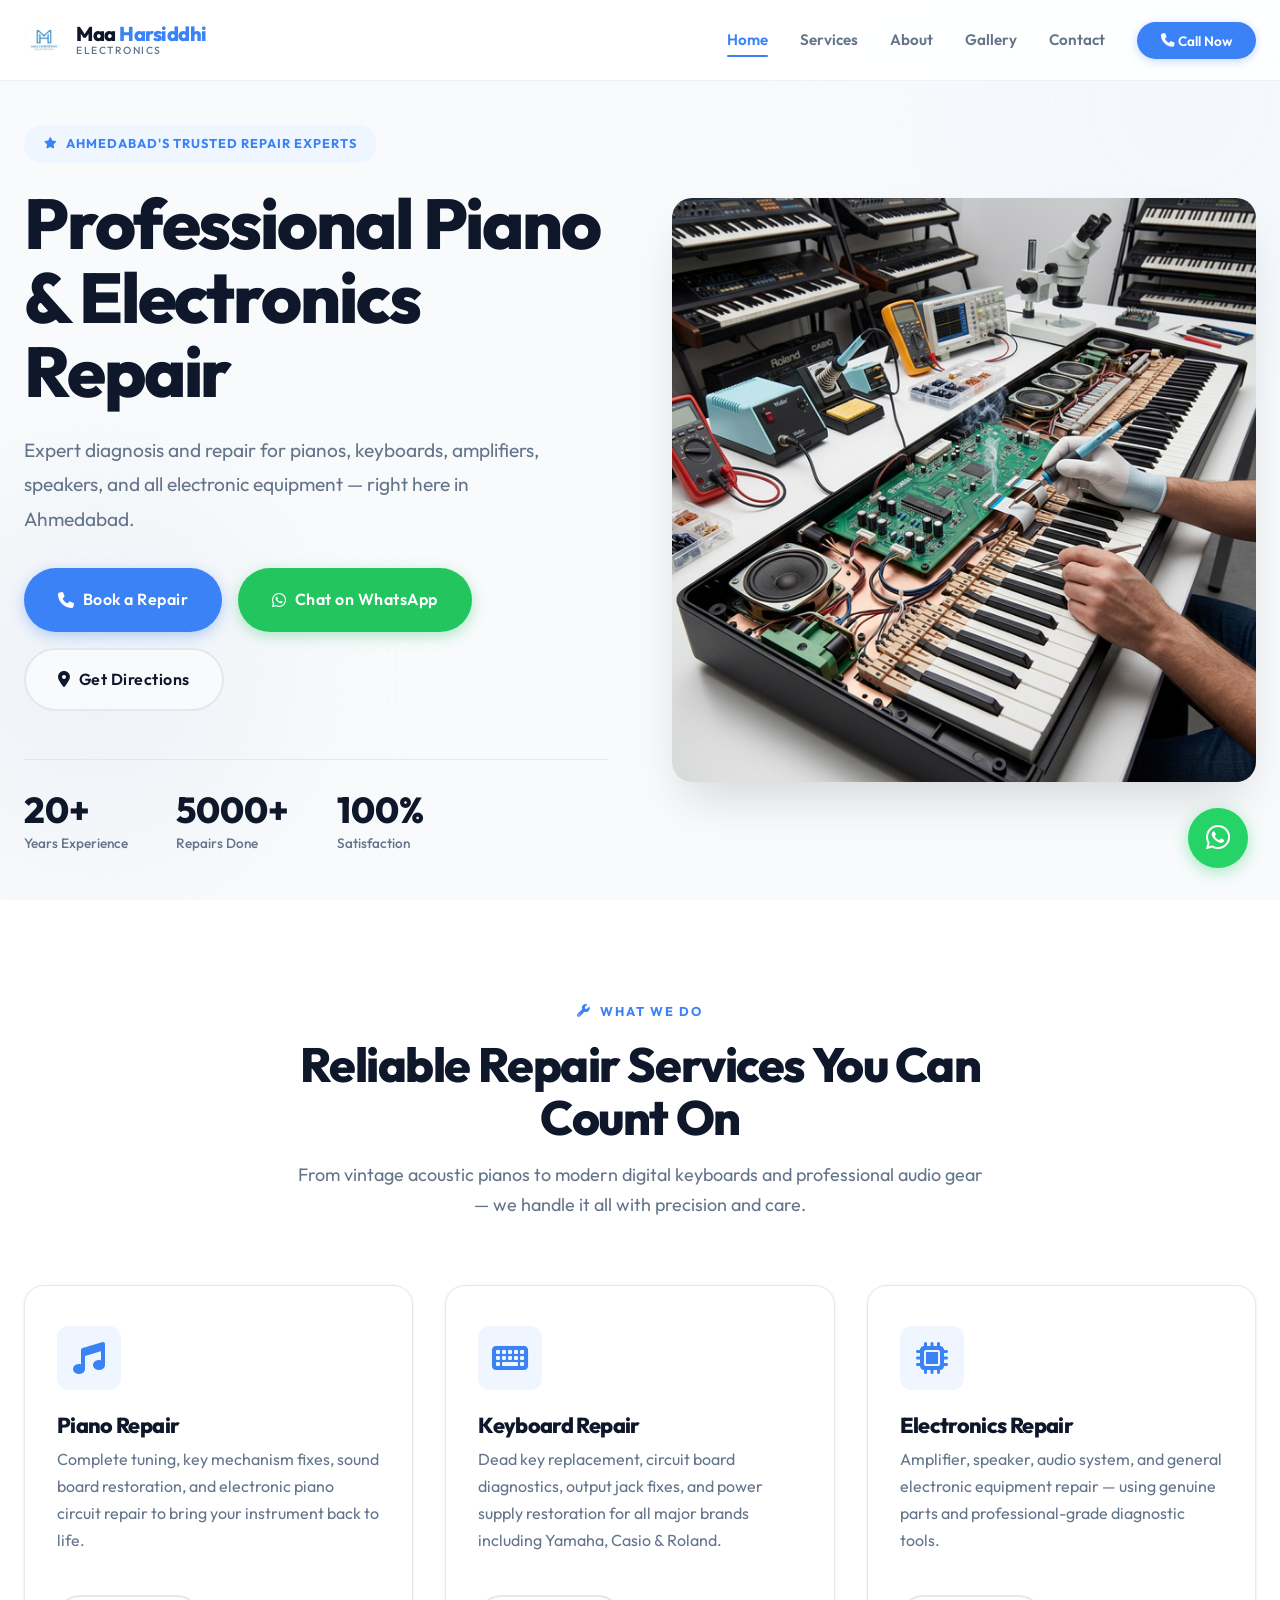
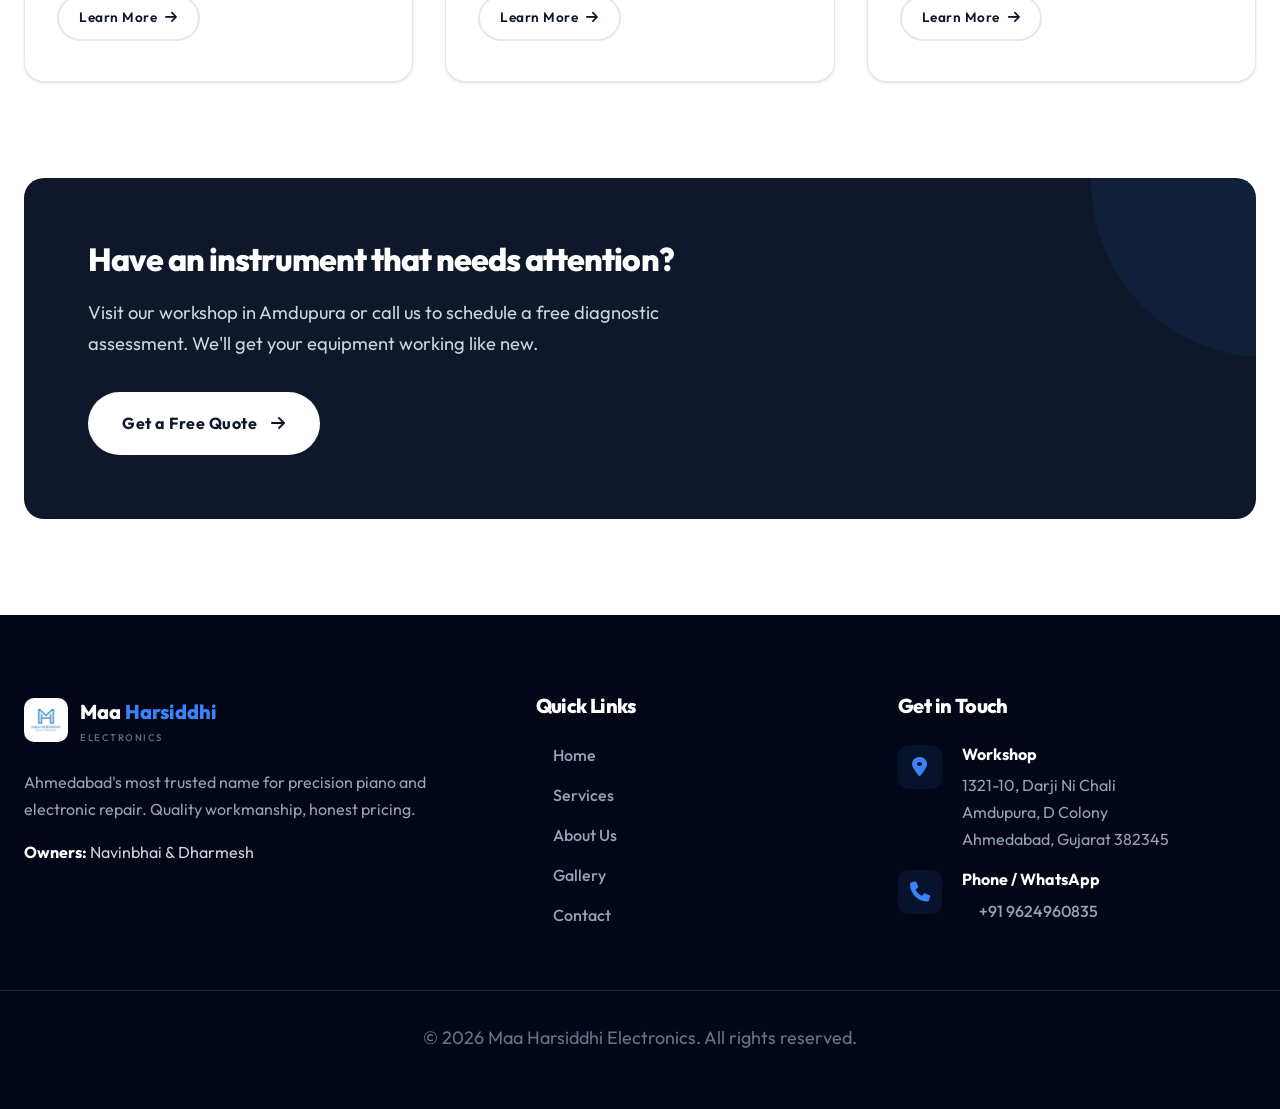
<file: index.html>
<!DOCTYPE html>
<html lang="en">
<head>
    <meta charset="UTF-8">
    <meta name="viewport" content="width=device-width, initial-scale=1.0">
    <title>Maa Harsiddhi Electronics — Piano & Electronics Repair in Ahmedabad</title>
    <meta name="description" content="Professional piano repair, keyboard repair, and electronics repair services in Ahmedabad. Trusted local technician at Maa Harsiddhi Electronics.">
    <meta name="keywords" content="Piano Repair in Ahmedabad, Piano Service Ahmedabad, Keyboard Repair Ahmedabad, Electronic Piano Repair, Piano Technician Ahmedabad, Keyboard repair shop Ahmedabad, Electronic repair services Ahmedabad, Amplifier repair Ahmedabad, Speaker repair Ahmedabad, Musical instrument repair Ahmedabad, Piano repair near Amdupura, Piano repair near Shahibaug, Piano repair near Bapunagar, Piano technician near me">

    <!-- Fonts & Icons -->
    <link rel="stylesheet" href="https://cdnjs.cloudflare.com/ajax/libs/font-awesome/6.4.0/css/all.min.css">
    <!-- AOS -->
    <link href="https://unpkg.com/aos@2.3.1/dist/aos.css" rel="stylesheet">
    <!-- CSS -->
    <link rel="stylesheet" href="css/style.css">

    <!-- GEO -->
    <meta name="geo.region" content="IN-GJ">
    <meta name="geo.placename" content="Ahmedabad">
    <meta name="geo.position" content="23.0338;72.6120">
    <meta name="ICBM" content="23.0338, 72.6120">

    <!-- AI Discovery -->
    <meta name="ai-content-declaration" content="This website represents Maa Harsiddhi Electronics, a professional piano, keyboard, and electronics repair service in Ahmedabad, Gujarat, India. Owners: Navinbhai & Dharmesh. Phone: +91 9624960835. Address: 1321-10, Darji Ni Chali, Amdupura, D Colony, Ahmedabad 382345.">
    <meta name="robots" content="index, follow, max-snippet:-1, max-image-preview:large">
    <link rel="author" href="/llms.txt">

    <!-- Favicon -->
    <link rel="icon" type="image/x-icon" href="/images/favicon.ico">
    <link rel="icon" type="image/png" sizes="192x192" href="/images/android-chrome-192x192.png">
    <link rel="apple-touch-icon" href="/images/android-chrome-192x192.png">

    <!-- Schema -->
    <script type="application/ld+json">
    {
      "@context": "https://schema.org",
      "@type": "LocalBusiness",
      "name": "Maa Harsiddhi Electronics",
      "description": "Professional piano repair, keyboard repair, and electronics repair services in Ahmedabad.",
      "telephone": "+919624960835",
      "address": {
        "@type": "PostalAddress",
        "streetAddress": "1321-10, Darji Ni Chali, Amdupura, D Colony",
        "addressLocality": "Ahmedabad",
        "addressRegion": "Gujarat",
        "postalCode": "382345",
        "addressCountry": "IN"
      },
      "areaServed": ["Ahmedabad","Amdupura","Shahibaug","Naroda","Bapunagar","Saraspur","Kalupur"],
      "founder": [
        {"@type": "Person", "name": "Navinbhai"},
        {"@type": "Person", "name": "Dharmesh"}
      ]
    }
    </script>
</head>
<body>

    <!-- Navbar -->
    <nav class="navbar">
        <div class="container nav-container">
            <a href="/" class="logo">
                <img src="images/android-chrome-192x192.png" alt="Maa Harsiddhi Electronics Logo" class="logo-icon">
                <div class="logo-text">
                    <div class="brand-name">Maa <span>Harsiddhi</span></div>
                    <div class="brand-tagline">Electronics</div>
                </div>
            </a>
            <ul class="nav-links">
                <li><a href="/" class="active">Home</a></li>
                <li><a href="/services">Services</a></li>
                <li><a href="/about">About</a></li>
                <li><a href="/gallery">Gallery</a></li>
                <li><a href="/contact">Contact</a></li>
                <li><a href="tel:+919624960835" class="nav-cta"><i class="fas fa-phone"></i> Call Now</a></li>
            </ul>
            <button class="mobile-menu-btn" aria-label="Toggle Navigation">
                <i class="fas fa-bars"></i>
            </button>
        </div>
    </nav>

    <!-- Hero -->
    <header class="hero">
        <div class="shape shape-1"></div>
        <div class="shape shape-2"></div>
        <div class="container" style="position: relative; z-index: 2;">
            <div class="grid-2">
                <div class="hero-content" data-aos="fade-right">
                    <div class="badge"><i class="fas fa-star"></i> Ahmedabad's Trusted Repair Experts</div>
                    <h1>Professional Piano & Electronics Repair</h1>
                    <p class="subheading">Expert diagnosis and repair for pianos, keyboards, amplifiers, speakers, and all electronic equipment — right here in Ahmedabad.</p>
                    <div class="btn-group">
                        <a href="tel:+919624960835" class="btn btn-primary"><i class="fas fa-phone"></i> Book a Repair</a>
                        <a href="https://wa.me/919624960835?text=Hi%20Navinbhai%2C%20just%20visited%20your%20website.%20I%20need%20help%20with%20a%20repair." target="_blank" class="btn btn-whatsapp"><i class="fab fa-whatsapp"></i> Chat on WhatsApp</a>
                        <a href="https://maps.app.goo.gl/ZrcffZKRru4s26Wc7" target="_blank" class="btn btn-directions"><i class="fas fa-map-marker-alt"></i> Get Directions</a>
                    </div>
                    <div class="stats-row" data-aos="fade-up" data-aos-delay="300">
                        <div class="stat-item">
                            <div class="stat-number" data-count="20" data-suffix="+">0</div>
                            <div class="stat-label">Years Experience</div>
                        </div>
                        <div class="stat-item">
                            <div class="stat-number" data-count="5000" data-suffix="+">0</div>
                            <div class="stat-label">Repairs Done</div>
                        </div>
                        <div class="stat-item">
                            <div class="stat-number" data-count="100" data-suffix="%">0</div>
                            <div class="stat-label">Satisfaction</div>
                        </div>
                    </div>
                </div>
                <div data-aos="fade-left" data-aos-delay="200">
                    <div class="image-wrapper">
                        <img src="images/hero.png" alt="Piano keyboard and electronics repair tools at Maa Harsiddhi Electronics">
                    </div>
                </div>
            </div>
        </div>
    </header>

    <!-- Services Overview -->
    <section style="padding: 6rem 0;">
        <div class="container">
            <div class="section-header" data-aos="fade-up">
                <div class="section-label"><i class="fas fa-wrench"></i> What We Do</div>
                <h2>Reliable Repair Services You Can Count On</h2>
                <p>From vintage acoustic pianos to modern digital keyboards and professional audio gear — we handle it all with precision and care.</p>
            </div>

            <div class="grid-3">
                <div class="card" data-aos="fade-up" data-aos-delay="100">
                    <div class="card-icon"><i class="fas fa-music"></i></div>
                    <h3>Piano Repair</h3>
                    <p>Complete tuning, key mechanism fixes, sound board restoration, and electronic piano circuit repair to bring your instrument back to life.</p>
                    <a href="/services" class="btn btn-outline" style="margin-top: 1rem; font-size: 0.85rem; padding: 0.6rem 1.25rem;">Learn More <i class="fas fa-arrow-right"></i></a>
                </div>
                <div class="card" data-aos="fade-up" data-aos-delay="200">
                    <div class="card-icon"><i class="fas fa-keyboard"></i></div>
                    <h3>Keyboard Repair</h3>
                    <p>Dead key replacement, circuit board diagnostics, output jack fixes, and power supply restoration for all major brands including Yamaha, Casio & Roland.</p>
                    <a href="/services" class="btn btn-outline" style="margin-top: 1rem; font-size: 0.85rem; padding: 0.6rem 1.25rem;">Learn More <i class="fas fa-arrow-right"></i></a>
                </div>
                <div class="card" data-aos="fade-up" data-aos-delay="300">
                    <div class="card-icon"><i class="fas fa-microchip"></i></div>
                    <h3>Electronics Repair</h3>
                    <p>Amplifier, speaker, audio system, and general electronic equipment repair — using genuine parts and professional-grade diagnostic tools.</p>
                    <a href="/services" class="btn btn-outline" style="margin-top: 1rem; font-size: 0.85rem; padding: 0.6rem 1.25rem;">Learn More <i class="fas fa-arrow-right"></i></a>
                </div>
            </div>
        </div>
    </section>

    <!-- CTA Banner -->
    <section class="container" style="padding-top: 0; padding-bottom: 6rem;" data-aos="zoom-in">
        <div class="highlight-box">
            <div style="position: relative; z-index: 2; max-width: 600px;">
                <h3>Have an instrument that needs attention?</h3>
                <p style="margin-bottom: 2rem;">Visit our workshop in Amdupura or call us to schedule a free diagnostic assessment. We'll get your equipment working like new.</p>
                <a href="/contact" class="btn" style="background: white; color: var(--text-main); font-weight: 700;">Get a Free Quote <i class="fas fa-arrow-right" style="margin-left:6px;"></i></a>
            </div>
        </div>
    </section>

    <!-- Footer -->
    <footer>
        <div class="container footer-grid">
            <div class="footer-col" data-aos="fade-up">
                <div class="footer-logo">
                    <img src="images/android-chrome-192x192.png" alt="Maa Harsiddhi Electronics">
                    <div class="footer-logo-text">
                        <div class="brand-name">Maa <span>Harsiddhi</span></div>
                        <div class="brand-tagline">Electronics</div>
                    </div>
                </div>
                <p>Ahmedabad's most trusted name for precision piano and electronic repair. Quality workmanship, honest pricing.</p>
                <p style="color: #cbd5e1; margin-top: 1rem;"><strong style="color: white;">Owners:</strong> Navinbhai & Dharmesh</p>
            </div>
            <div class="footer-col" data-aos="fade-up" data-aos-delay="100">
                <h3>Quick Links</h3>
                <ul>
                    <li><a href="/">Home</a></li>
                    <li><a href="/services">Services</a></li>
                    <li><a href="/about">About Us</a></li>
                    <li><a href="/gallery">Gallery</a></li>
                    <li><a href="/contact">Contact</a></li>
                </ul>
            </div>
            <div class="footer-col" data-aos="fade-up" data-aos-delay="200">
                <h3>Get in Touch</h3>
                <ul class="contact-info-list" style="padding-left: 0;">
                    <li>
                        <i class="fas fa-map-marker-alt"></i>
                        <div>
                            <strong>Workshop</strong>
                            <span style="color: #94a3b8;">1321-10, Darji Ni Chali<br>Amdupura, D Colony<br>Ahmedabad, Gujarat 382345</span>
                        </div>
                    </li>
                    <li>
                        <i class="fas fa-phone"></i>
                        <div>
                            <strong>Phone / WhatsApp</strong>
                            <a href="tel:+919624960835" style="color: #94a3b8;">+91 9624960835</a>
                        </div>
                    </li>
                </ul>
            </div>
        </div>
        <div class="footer-bottom">
            <p>&copy; 2026 Maa Harsiddhi Electronics. All rights reserved.</p>
        </div>
    </footer>

    <!-- Floating WhatsApp -->
    <a href="https://wa.me/919624960835?text=Hi%20Navinbhai%2C%20just%20visited%20your%20website.%20I%20need%20help%20with%20a%20repair." target="_blank" class="whatsapp-float" aria-label="Chat on WhatsApp">
        <i class="fab fa-whatsapp"></i>
    </a>

    <!-- Scroll to Top -->
    <button class="scroll-top" aria-label="Scroll to top">
        <i class="fas fa-chevron-up"></i>
    </button>

    <script src="https://unpkg.com/aos@2.3.1/dist/aos.js"></script>
    <script src="js/main.js"></script>
</body>
</html>
</file>
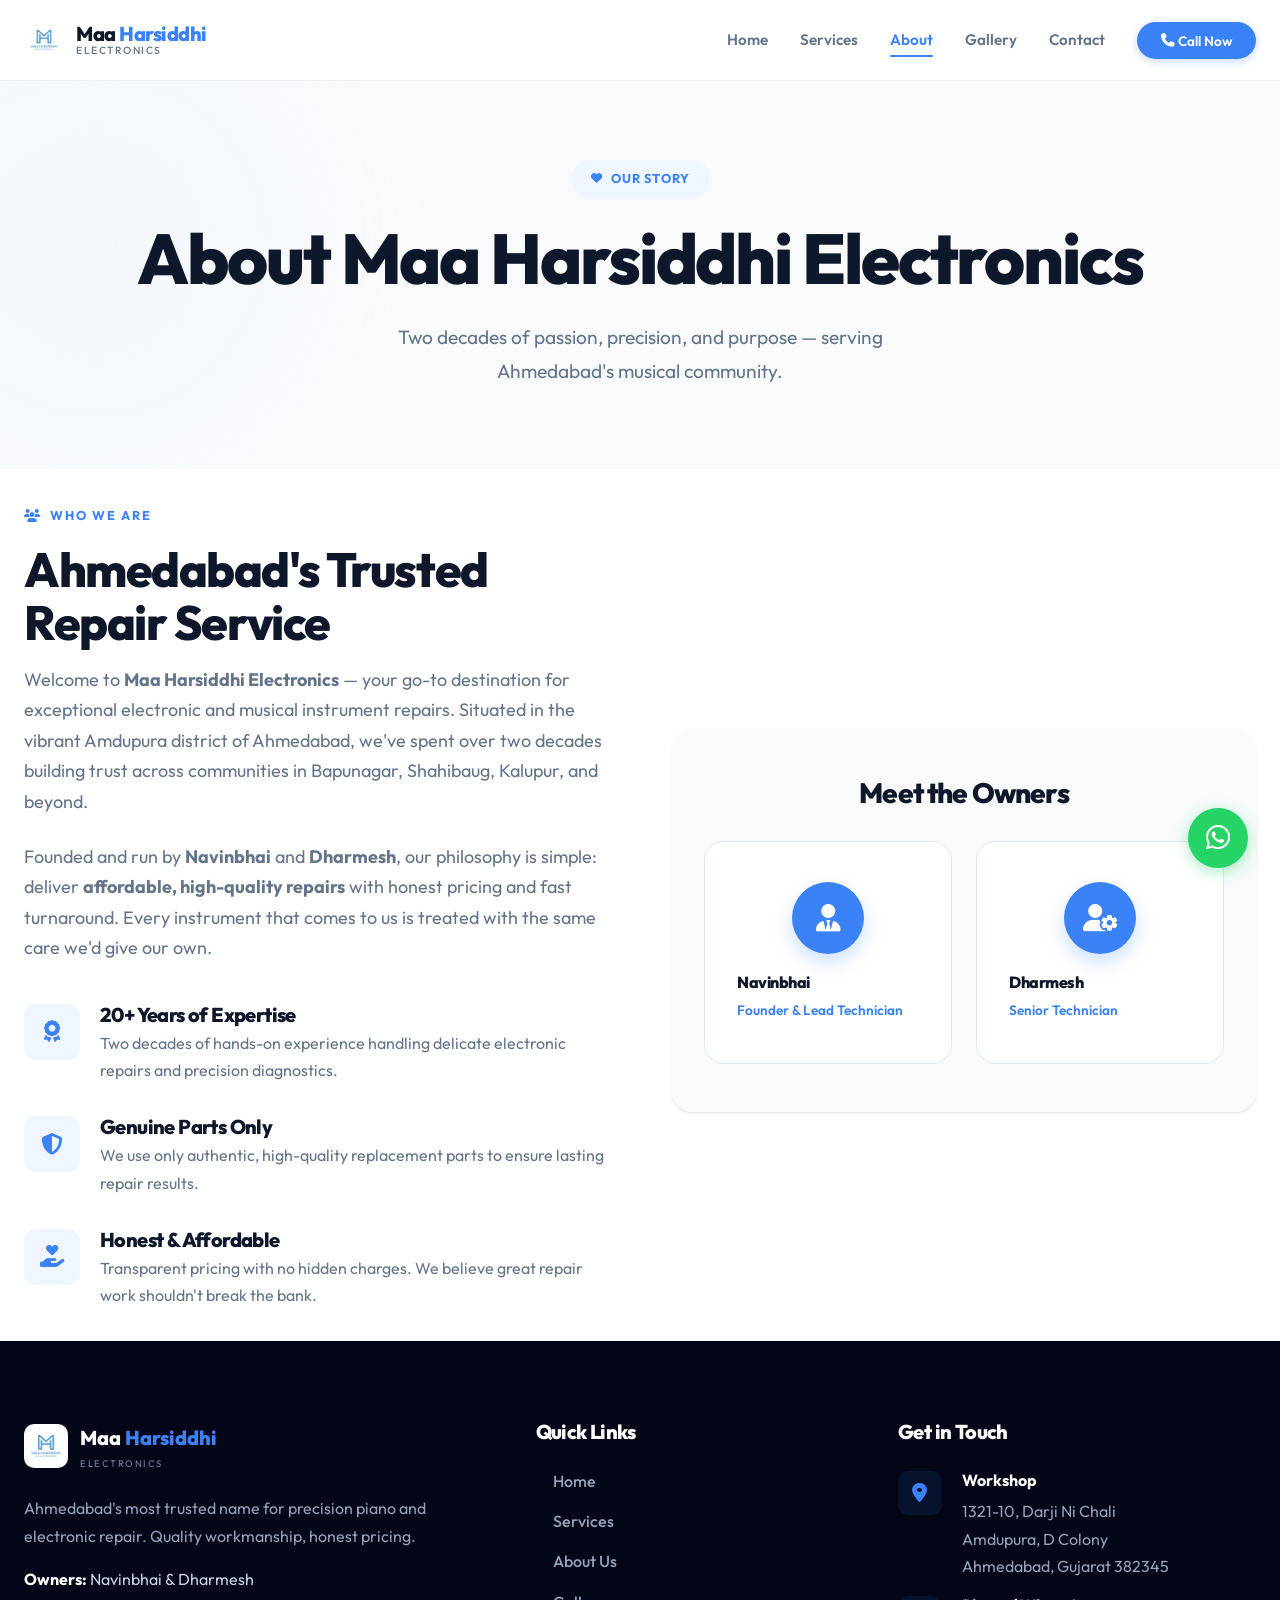
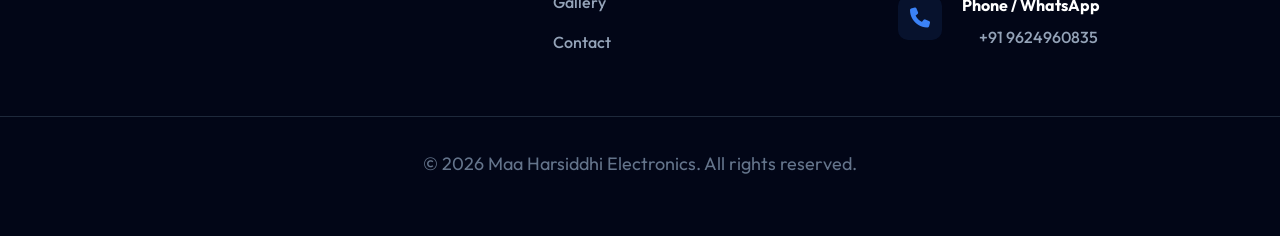
<file: about.html>
<!DOCTYPE html>
<html lang="en">
<head>
    <meta charset="UTF-8">
    <meta name="viewport" content="width=device-width, initial-scale=1.0">
    <title>Maa Harsiddhi Electronics — About Our Expert Technicians</title>
    <meta name="description" content="Meet Navinbhai & Dharmesh at Maa Harsiddhi Electronics — a trusted and highly experienced piano and electronics repair service in Ahmedabad, Gujarat.">

    <link rel="stylesheet" href="https://cdnjs.cloudflare.com/ajax/libs/font-awesome/6.4.0/css/all.min.css">
    <link href="https://unpkg.com/aos@2.3.1/dist/aos.css" rel="stylesheet">
    <link rel="stylesheet" href="css/style.css">

    <meta name="geo.region" content="IN-GJ">
    <meta name="geo.placename" content="Ahmedabad">
    <meta name="geo.position" content="23.0338;72.6120">
    <meta name="ICBM" content="23.0338, 72.6120">

    <!-- AI Discovery -->
    <meta name="ai-content-declaration" content="This website represents Maa Harsiddhi Electronics, a professional piano, keyboard, and electronics repair service in Ahmedabad, Gujarat, India. Owners: Navinbhai & Dharmesh. Phone: +91 9624960835.">
    <meta name="robots" content="index, follow, max-snippet:-1, max-image-preview:large">
    <link rel="author" href="/llms.txt">

    <link rel="icon" type="image/x-icon" href="/images/favicon.ico">
    <link rel="icon" type="image/png" sizes="192x192" href="/images/android-chrome-192x192.png">
    <link rel="apple-touch-icon" href="/images/android-chrome-192x192.png">
</head>
<body>

    <nav class="navbar">
        <div class="container nav-container">
            <a href="/" class="logo">
                <img src="images/android-chrome-192x192.png" alt="Maa Harsiddhi Electronics Logo" class="logo-icon">
                <div class="logo-text">
                    <div class="brand-name">Maa <span>Harsiddhi</span></div>
                    <div class="brand-tagline">Electronics</div>
                </div>
            </a>
            <ul class="nav-links">
                <li><a href="/">Home</a></li>
                <li><a href="/services">Services</a></li>
                <li><a href="/about" class="active">About</a></li>
                <li><a href="/gallery">Gallery</a></li>
                <li><a href="/contact">Contact</a></li>
                <li><a href="tel:+919624960835" class="nav-cta"><i class="fas fa-phone"></i> Call Now</a></li>
            </ul>
            <button class="mobile-menu-btn" aria-label="Toggle Navigation"><i class="fas fa-bars"></i></button>
        </div>
    </nav>

    <header class="hero" style="min-height: 40vh; padding-top: 10rem; padding-bottom: 5rem; text-align: center;">
        <div class="shape shape-2" style="background: var(--primary-light);"></div>
        <div class="container" style="position: relative; z-index: 2;" data-aos="fade-up">
            <div class="badge" style="margin: 0 auto 1.5rem;"><i class="fas fa-heart"></i> Our Story</div>
            <h1>About Maa Harsiddhi Electronics</h1>
            <p class="subheading" style="margin: 0 auto;">Two decades of passion, precision, and purpose — serving Ahmedabad's musical community.</p>
        </div>
    </header>

    <section class="container" style="padding-top: 2rem;">
        <div class="grid-2">
            <div data-aos="fade-right">
                <div class="section-label"><i class="fas fa-users"></i> Who We Are</div>
                <h2>Ahmedabad's Trusted Repair Service</h2>
                <p>Welcome to <strong>Maa Harsiddhi Electronics</strong> — your go-to destination for exceptional electronic and musical instrument repairs. Situated in the vibrant Amdupura district of Ahmedabad, we've spent over two decades building trust across communities in Bapunagar, Shahibaug, Kalupur, and beyond.</p>
                <p>Founded and run by <strong>Navinbhai</strong> and <strong>Dharmesh</strong>, our philosophy is simple: deliver <strong>affordable, high-quality repairs</strong> with honest pricing and fast turnaround. Every instrument that comes to us is treated with the same care we'd give our own.</p>

                <div style="margin-top: 2.5rem;">
                    <div class="value-item">
                        <div class="icon"><i class="fas fa-award"></i></div>
                        <div>
                            <h4>20+ Years of Expertise</h4>
                            <p>Two decades of hands-on experience handling delicate electronic repairs and precision diagnostics.</p>
                        </div>
                    </div>
                    <div class="value-item">
                        <div class="icon"><i class="fas fa-shield-alt"></i></div>
                        <div>
                            <h4>Genuine Parts Only</h4>
                            <p>We use only authentic, high-quality replacement parts to ensure lasting repair results.</p>
                        </div>
                    </div>
                    <div class="value-item">
                        <div class="icon"><i class="fas fa-hand-holding-heart"></i></div>
                        <div>
                            <h4>Honest & Affordable</h4>
                            <p>Transparent pricing with no hidden charges. We believe great repair work shouldn't break the bank.</p>
                        </div>
                    </div>
                </div>
            </div>

            <div data-aos="fade-left">
                <div class="card" style="background: var(--bg-secondary); border: none; padding: 3rem 2rem;">
                    <h3 style="margin-bottom: 2rem; text-align: center; font-size: 1.75rem;">Meet the Owners</h3>
                    <div class="grid-2" style="gap: 1.5rem;">
                        <div class="card text-center" style="box-shadow: none; border: 1px solid var(--border-color);">
                            <div style="width: 72px; height: 72px; background-color: var(--primary-color); border-radius: 50%; margin: 0 auto 1.25rem; display: flex; align-items: center; justify-content: center; color: white; font-size: 1.75rem; box-shadow: 0 8px 20px rgba(59,130,246,0.25);">
                                <i class="fas fa-user-tie"></i>
                            </div>
                            <h4 style="margin-bottom: 0.25rem;">Navinbhai</h4>
                            <span style="color: var(--primary-color); font-weight: 600; font-size: 0.85rem;">Founder & Lead Technician</span>
                        </div>
                        <div class="card text-center" style="box-shadow: none; border: 1px solid var(--border-color);">
                            <div style="width: 72px; height: 72px; background-color: var(--primary-color); border-radius: 50%; margin: 0 auto 1.25rem; display: flex; align-items: center; justify-content: center; color: white; font-size: 1.75rem; box-shadow: 0 8px 20px rgba(59,130,246,0.25);">
                                <i class="fas fa-user-cog"></i>
                            </div>
                            <h4 style="margin-bottom: 0.25rem;">Dharmesh</h4>
                            <span style="color: var(--primary-color); font-weight: 600; font-size: 0.85rem;">Senior Technician</span>
                        </div>
                    </div>
                </div>
            </div>
        </div>
    </section>

    <!-- Footer -->
    <footer>
        <div class="container footer-grid">
            <div class="footer-col" data-aos="fade-up">
                <div class="footer-logo">
                    <img src="images/android-chrome-192x192.png" alt="Maa Harsiddhi Electronics">
                    <div class="footer-logo-text">
                        <div class="brand-name">Maa <span>Harsiddhi</span></div>
                        <div class="brand-tagline">Electronics</div>
                    </div>
                </div>
                <p>Ahmedabad's most trusted name for precision piano and electronic repair. Quality workmanship, honest pricing.</p>
                <p style="color: #cbd5e1; margin-top: 1rem;"><strong style="color: white;">Owners:</strong> Navinbhai & Dharmesh</p>
            </div>
            <div class="footer-col" data-aos="fade-up" data-aos-delay="100">
                <h3>Quick Links</h3>
                <ul>
                    <li><a href="/">Home</a></li>
                    <li><a href="/services">Services</a></li>
                    <li><a href="/about">About Us</a></li>
                    <li><a href="/gallery">Gallery</a></li>
                    <li><a href="/contact">Contact</a></li>
                </ul>
            </div>
            <div class="footer-col" data-aos="fade-up" data-aos-delay="200">
                <h3>Get in Touch</h3>
                <ul class="contact-info-list" style="padding-left: 0;">
                    <li>
                        <i class="fas fa-map-marker-alt"></i>
                        <div><strong>Workshop</strong><span style="color: #94a3b8;">1321-10, Darji Ni Chali<br>Amdupura, D Colony<br>Ahmedabad, Gujarat 382345</span></div>
                    </li>
                    <li>
                        <i class="fas fa-phone"></i>
                        <div><strong>Phone / WhatsApp</strong><a href="tel:+919624960835" style="color:#94a3b8;">+91 9624960835</a></div>
                    </li>
                </ul>
            </div>
        </div>
        <div class="footer-bottom"><p>&copy; 2026 Maa Harsiddhi Electronics. All rights reserved.</p></div>
    </footer>

    <a href="https://wa.me/919624960835?text=Hi%20Navinbhai%2C%20just%20visited%20your%20website.%20I%20need%20help%20with%20a%20repair." target="_blank" class="whatsapp-float" aria-label="Chat on WhatsApp"><i class="fab fa-whatsapp"></i></a>
    <button class="scroll-top" aria-label="Scroll to top"><i class="fas fa-chevron-up"></i></button>

    <script src="https://unpkg.com/aos@2.3.1/dist/aos.js"></script>
    <script src="js/main.js"></script>
</body>
</html>
</file>
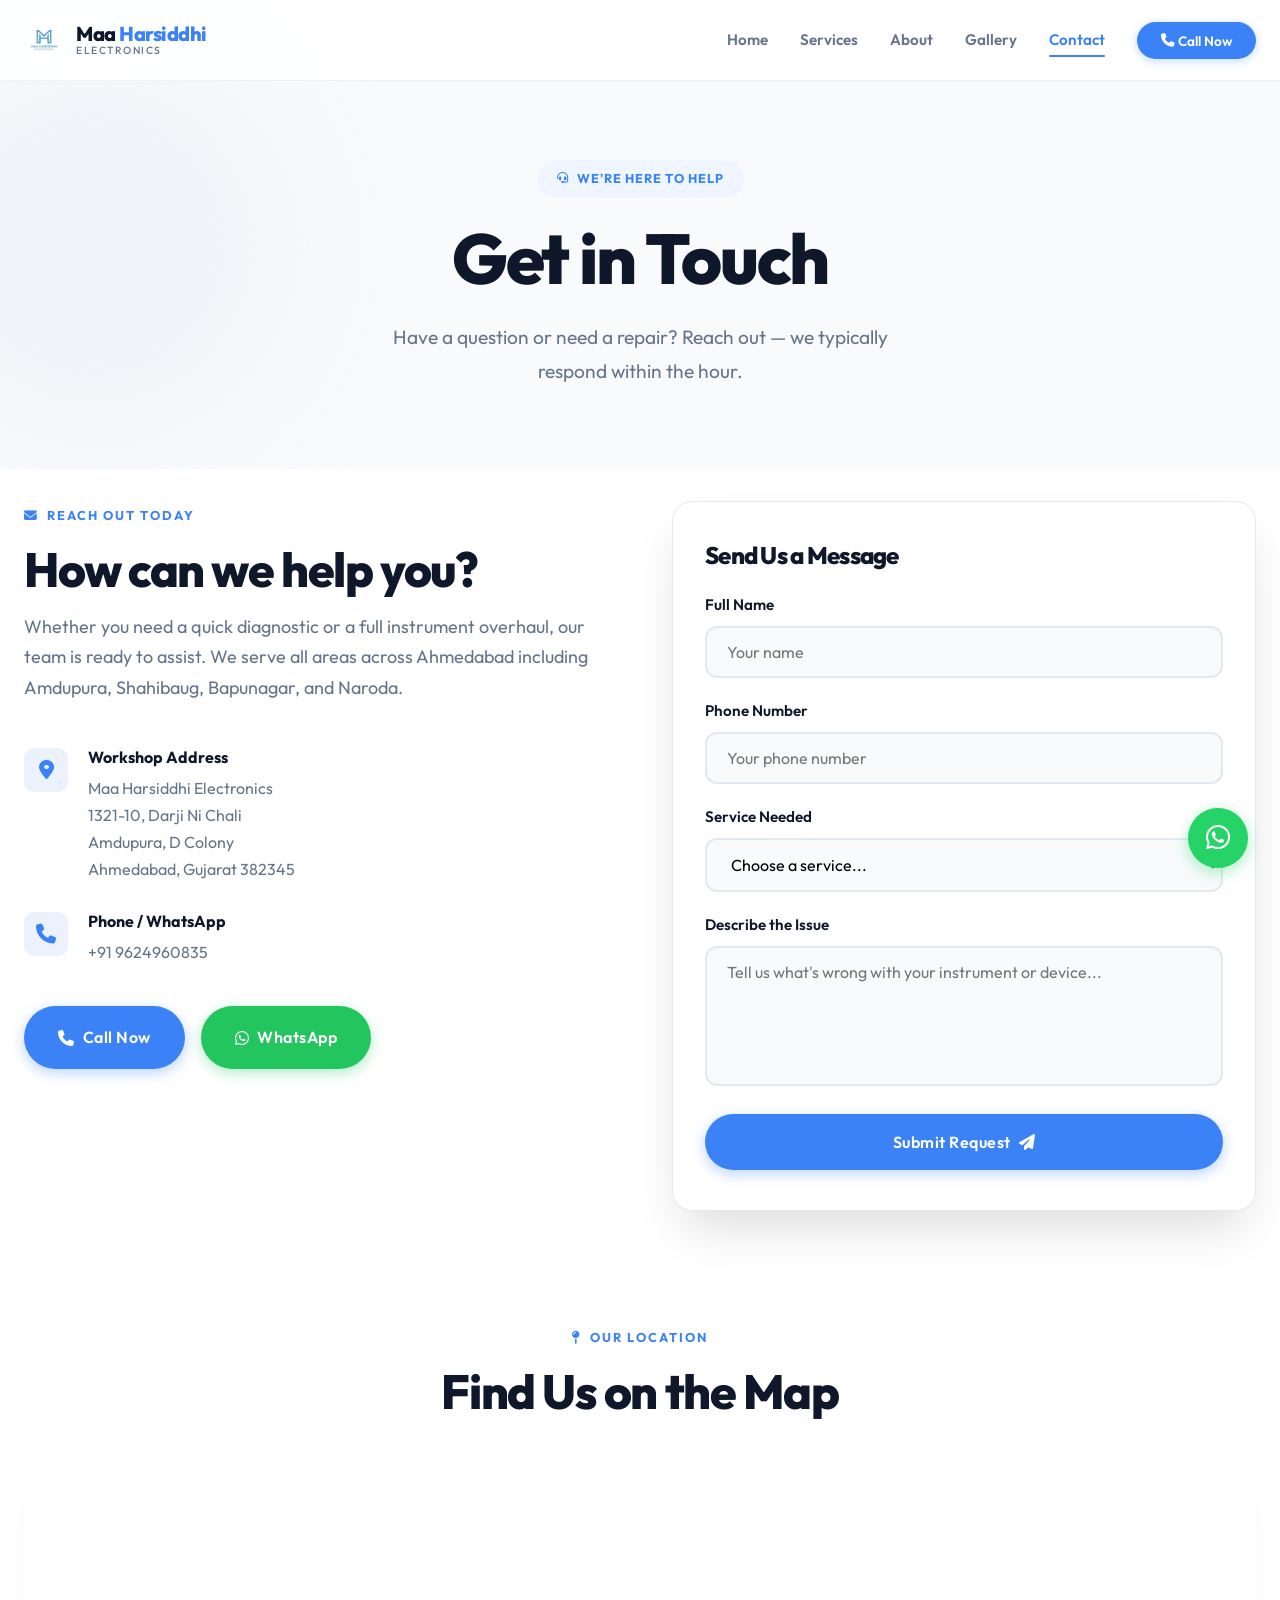
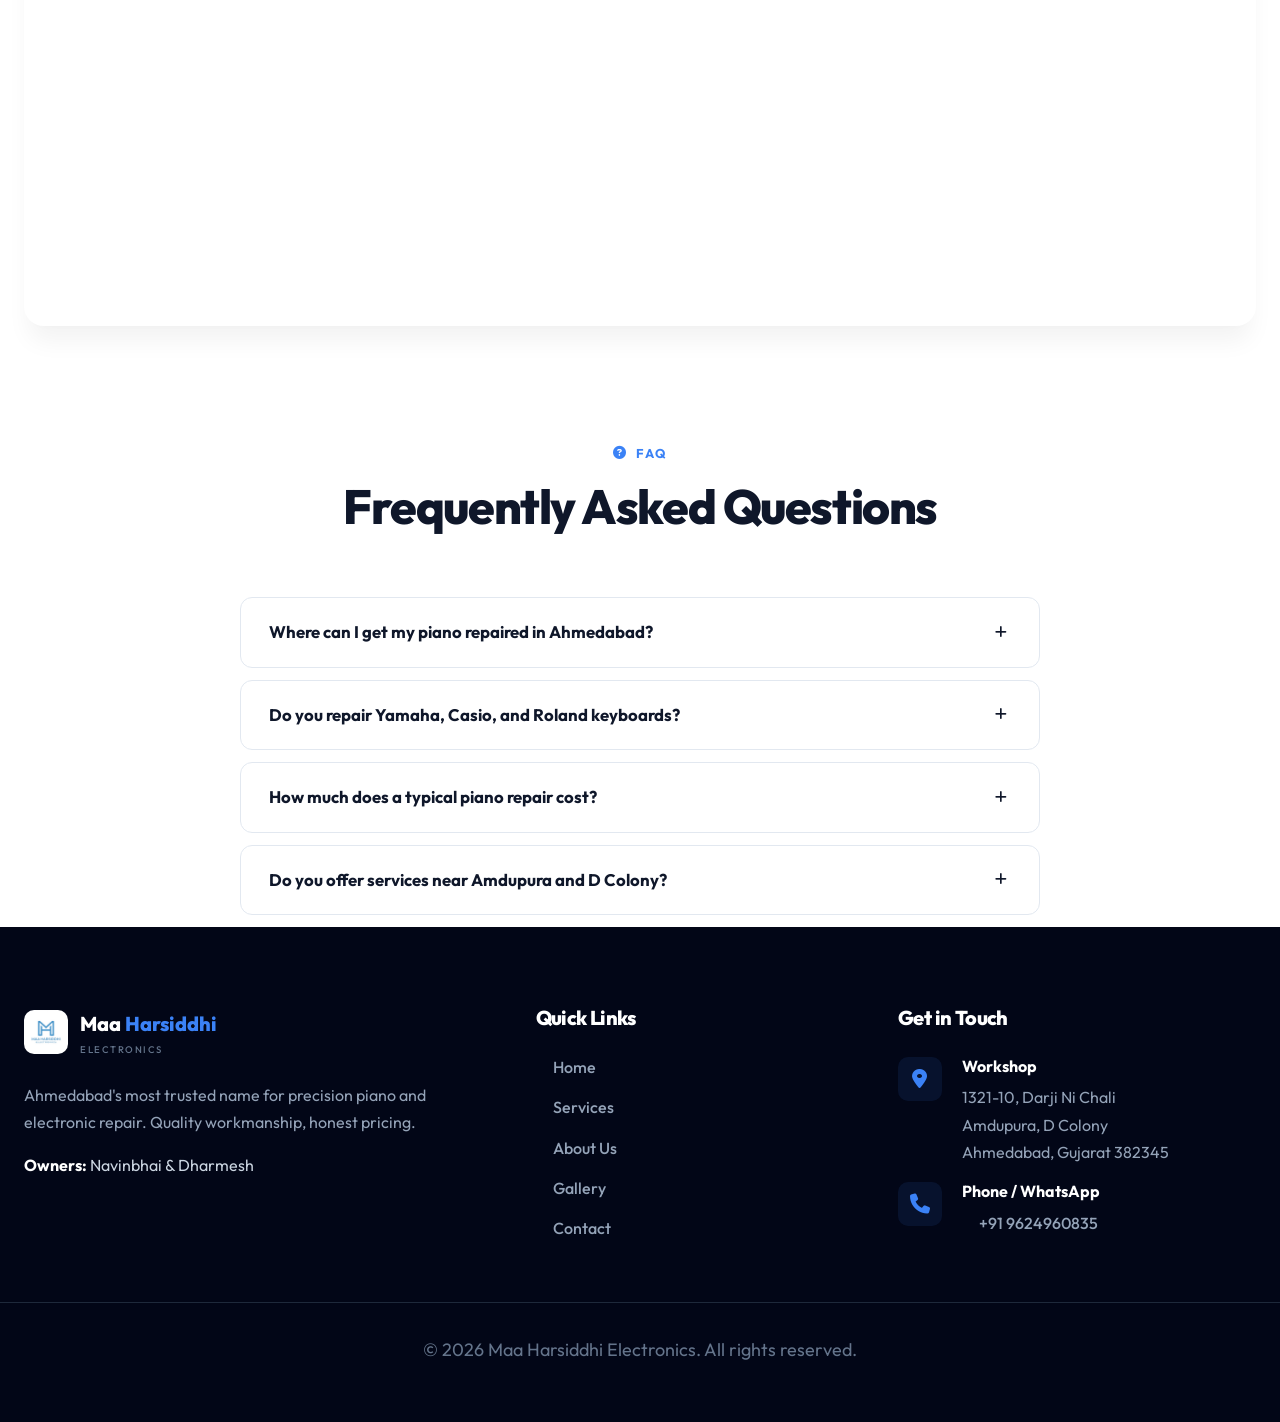
<file: contact.html>
<!DOCTYPE html>
<html lang="en">
<head>
    <meta charset="UTF-8">
    <meta name="viewport" content="width=device-width, initial-scale=1.0">
    <title>Maa Harsiddhi Electronics — Contact Us for Piano Repair in Ahmedabad</title>
    <meta name="description" content="Contact Maa Harsiddhi Electronics for professional piano repair near Amdupura, Shahibaug, and Bapunagar in Ahmedabad. Get a free quote today.">

    <link rel="stylesheet" href="https://cdnjs.cloudflare.com/ajax/libs/font-awesome/6.4.0/css/all.min.css">
    <link href="https://unpkg.com/aos@2.3.1/dist/aos.css" rel="stylesheet">
    <link rel="stylesheet" href="css/style.css">

    <!-- Schema -->
    <script type="application/ld+json">
    {
      "@context": "https://schema.org",
      "@type": "LocalBusiness",
      "name": "Maa Harsiddhi Electronics",
      "telephone": "+919624960835",
      "address": {
        "@type": "PostalAddress",
        "streetAddress": "1321-10, Darji Ni Chali, Amdupura, D Colony",
        "addressLocality": "Ahmedabad",
        "addressRegion": "Gujarat",
        "postalCode": "382345",
        "addressCountry": "IN"
      }
    }
    </script>

    <meta name="geo.region" content="IN-GJ">
    <meta name="geo.placename" content="Ahmedabad">
    <meta name="geo.position" content="23.0338;72.6120">
    <meta name="ICBM" content="23.0338, 72.6120">

    <!-- AI Discovery -->
    <meta name="ai-content-declaration" content="This website represents Maa Harsiddhi Electronics, a professional piano, keyboard, and electronics repair service in Ahmedabad, Gujarat, India. Owners: Navinbhai & Dharmesh. Phone: +91 9624960835.">
    <meta name="robots" content="index, follow, max-snippet:-1, max-image-preview:large">
    <link rel="author" href="/llms.txt">

    <link rel="icon" type="image/x-icon" href="/images/favicon.ico">
    <link rel="icon" type="image/png" sizes="192x192" href="/images/android-chrome-192x192.png">
    <link rel="apple-touch-icon" href="/images/android-chrome-192x192.png">
</head>
<body>

    <nav class="navbar">
        <div class="container nav-container">
            <a href="/" class="logo">
                <img src="images/android-chrome-192x192.png" alt="Maa Harsiddhi Electronics Logo" class="logo-icon">
                <div class="logo-text">
                    <div class="brand-name">Maa <span>Harsiddhi</span></div>
                    <div class="brand-tagline">Electronics</div>
                </div>
            </a>
            <ul class="nav-links">
                <li><a href="/">Home</a></li>
                <li><a href="/services">Services</a></li>
                <li><a href="/about">About</a></li>
                <li><a href="/gallery">Gallery</a></li>
                <li><a href="/contact" class="active">Contact</a></li>
                <li><a href="tel:+919624960835" class="nav-cta"><i class="fas fa-phone"></i> Call Now</a></li>
            </ul>
            <button class="mobile-menu-btn" aria-label="Toggle Navigation"><i class="fas fa-bars"></i></button>
        </div>
    </nav>

    <header class="hero" style="min-height: 40vh; padding-top: 10rem; padding-bottom: 5rem; text-align: center;">
        <div class="shape shape-2"></div>
        <div class="container" style="position: relative; z-index: 2;" data-aos="fade-up">
            <div class="badge" style="margin: 0 auto 1.5rem;"><i class="fas fa-headset"></i> We're Here to Help</div>
            <h1>Get in Touch</h1>
            <p class="subheading" style="margin: 0 auto;">Have a question or need a repair? Reach out — we typically respond within the hour.</p>
        </div>
    </header>

    <section class="container" style="padding-top: 2rem;">
        <div class="grid-2" style="align-items: flex-start;">
            <div data-aos="fade-right">
                <div class="section-label"><i class="fas fa-envelope"></i> Reach Out Today</div>
                <h2>How can we help you?</h2>
                <p>Whether you need a quick diagnostic or a full instrument overhaul, our team is ready to assist. We serve all areas across Ahmedabad including Amdupura, Shahibaug, Bapunagar, and Naroda.</p>

                <ul class="contact-info-list" style="margin-top: 2.5rem;">
                    <li>
                        <i class="fas fa-map-marker-alt"></i>
                        <div>
                            <strong style="color: var(--text-main);">Workshop Address</strong>
                            <span style="color: var(--text-light);">Maa Harsiddhi Electronics<br>1321-10, Darji Ni Chali<br>Amdupura, D Colony<br>Ahmedabad, Gujarat 382345</span>
                        </div>
                    </li>
                    <li>
                        <i class="fas fa-phone"></i>
                        <div>
                            <strong style="color: var(--text-main);">Phone / WhatsApp</strong>
                            <a href="tel:+919624960835" style="color: var(--text-light);">+91 9624960835</a>
                        </div>
                    </li>
                </ul>

                <div class="btn-group" style="margin-top: 2.5rem;">
                    <a href="tel:+919624960835" class="btn btn-primary"><i class="fas fa-phone"></i> Call Now</a>
                    <a href="https://wa.me/919624960835?text=Hi%20Navinbhai%2C%20just%20visited%20your%20website.%20I%20need%20help%20with%20a%20repair." target="_blank" class="btn btn-whatsapp"><i class="fab fa-whatsapp"></i> WhatsApp</a>
                </div>
            </div>

            <div class="card" data-aos="fade-left" style="border: 1px solid var(--border-color); padding: 2.5rem 2rem; box-shadow: var(--shadow-xl);">
                <h3 style="margin-bottom: 1.5rem; font-size: 1.5rem;">Send Us a Message</h3>
                <form id="contactForm">
                    <div class="form-group">
                        <label class="form-label" for="name">Full Name</label>
                        <input type="text" id="name" class="form-control" required placeholder="Your name">
                    </div>
                    <div class="form-group">
                        <label class="form-label" for="phone">Phone Number</label>
                        <input type="tel" id="phone" class="form-control" required placeholder="Your phone number">
                    </div>
                    <div class="form-group">
                        <label class="form-label" for="service">Service Needed</label>
                        <select id="service" class="form-control" required>
                            <option value="">Choose a service...</option>
                            <option value="piano">Piano Repair</option>
                            <option value="keyboard">Keyboard Repair</option>
                            <option value="electronics">Amplifier / Speaker / Electronics</option>
                            <option value="other">Other Inquiry</option>
                        </select>
                    </div>
                    <div class="form-group">
                        <label class="form-label" for="message">Describe the Issue</label>
                        <textarea id="message" class="form-control" required placeholder="Tell us what's wrong with your instrument or device..."></textarea>
                    </div>
                    <button type="submit" class="btn btn-primary" style="width: 100%;">Submit Request <i class="fas fa-paper-plane"></i></button>
                </form>
            </div>
        </div>

        <!-- Map -->
        <div style="margin-top: 7rem;" class="map-container" data-aos="zoom-in" data-aos-offset="100">
            <div class="section-header">
                <div class="section-label"><i class="fas fa-map-pin"></i> Our Location</div>
                <h2>Find Us on the Map</h2>
            </div>
            <div style="padding: 8px; background: white; border-radius: var(--radius-lg); box-shadow: var(--shadow-lg);">
                <iframe 
                    src="https://maps.google.com/maps?q=Darji+Ni+Chali,+Amdupura,+Ahmedabad&t=&z=15&ie=UTF8&iwloc=&output=embed" 
                    frameborder="0" scrolling="no" marginheight="0" marginwidth="0"
                    title="Maa Harsiddhi Electronics Location">
                </iframe>
            </div>
        </div>

        <!-- FAQ -->
        <div style="margin-top: 7rem; max-width: 800px; margin-left: auto; margin-right: auto;" data-aos="fade-up">
            <div class="section-header">
                <div class="section-label"><i class="fas fa-question-circle"></i> FAQ</div>
                <h2>Frequently Asked Questions</h2>
            </div>
            <div>
                <div class="faq-item">
                    <div class="faq-header">
                        Where can I get my piano repaired in Ahmedabad?
                        <i class="fas fa-plus faq-icon"></i>
                    </div>
                    <div class="faq-body">
                        Maa Harsiddhi Electronics in Amdupura offers expert piano repair services across all parts of Ahmedabad, including Shahibaug, Bapunagar, Naroda, and Kalupur. We repair both acoustic and electronic pianos.
                    </div>
                </div>
                <div class="faq-item">
                    <div class="faq-header">
                        Do you repair Yamaha, Casio, and Roland keyboards?
                        <i class="fas fa-plus faq-icon"></i>
                    </div>
                    <div class="faq-body">
                        Yes! We specialize in repairing all major keyboard brands including Yamaha, Casio, Roland, and Korg. This includes key replacements, sensor diagnostics, and circuit board-level repairs.
                    </div>
                </div>
                <div class="faq-item">
                    <div class="faq-header">
                        How much does a typical piano repair cost?
                        <i class="fas fa-plus faq-icon"></i>
                    </div>
                    <div class="faq-body">
                        Costs vary depending on the issue — simple tuning is much less than a full soundboard or motherboard repair. We offer transparent, affordable pricing. Contact us for a free estimate specific to your situation.
                    </div>
                </div>
                <div class="faq-item">
                    <div class="faq-header">
                        Do you offer services near Amdupura and D Colony?
                        <i class="fas fa-plus faq-icon"></i>
                    </div>
                    <div class="faq-body">
                        Absolutely! Our workshop is located right in Darji Ni Chali, Amdupura — making us the most convenient option for residents in D Colony and surrounding areas. Just walk in or call ahead to schedule.
                    </div>
                </div>
            </div>
        </div>
    </section>

    <!-- Footer -->
    <footer>
        <div class="container footer-grid">
            <div class="footer-col" data-aos="fade-up">
                <div class="footer-logo">
                    <img src="images/android-chrome-192x192.png" alt="Maa Harsiddhi Electronics">
                    <div class="footer-logo-text">
                        <div class="brand-name">Maa <span>Harsiddhi</span></div>
                        <div class="brand-tagline">Electronics</div>
                    </div>
                </div>
                <p>Ahmedabad's most trusted name for precision piano and electronic repair. Quality workmanship, honest pricing.</p>
                <p style="color: #cbd5e1; margin-top: 1rem;"><strong style="color: white;">Owners:</strong> Navinbhai & Dharmesh</p>
            </div>
            <div class="footer-col" data-aos="fade-up" data-aos-delay="100">
                <h3>Quick Links</h3>
                <ul>
                    <li><a href="/">Home</a></li>
                    <li><a href="/services">Services</a></li>
                    <li><a href="/about">About Us</a></li>
                    <li><a href="/gallery">Gallery</a></li>
                    <li><a href="/contact">Contact</a></li>
                </ul>
            </div>
            <div class="footer-col" data-aos="fade-up" data-aos-delay="200">
                <h3>Get in Touch</h3>
                <ul class="contact-info-list" style="padding-left: 0;">
                    <li>
                        <i class="fas fa-map-marker-alt"></i>
                        <div><strong>Workshop</strong><span style="color: #94a3b8;">1321-10, Darji Ni Chali<br>Amdupura, D Colony<br>Ahmedabad, Gujarat 382345</span></div>
                    </li>
                    <li>
                        <i class="fas fa-phone"></i>
                        <div><strong>Phone / WhatsApp</strong><a href="tel:+919624960835" style="color:#94a3b8;">+91 9624960835</a></div>
                    </li>
                </ul>
            </div>
        </div>
        <div class="footer-bottom"><p>&copy; 2026 Maa Harsiddhi Electronics. All rights reserved.</p></div>
    </footer>

    <a href="https://wa.me/919624960835?text=Hi%20Navinbhai%2C%20just%20visited%20your%20website.%20I%20need%20help%20with%20a%20repair." target="_blank" class="whatsapp-float" aria-label="Chat on WhatsApp"><i class="fab fa-whatsapp"></i></a>
    <button class="scroll-top" aria-label="Scroll to top"><i class="fas fa-chevron-up"></i></button>

    <script src="https://unpkg.com/aos@2.3.1/dist/aos.js"></script>
    <script src="js/main.js"></script>
</body>
</html>
</file>
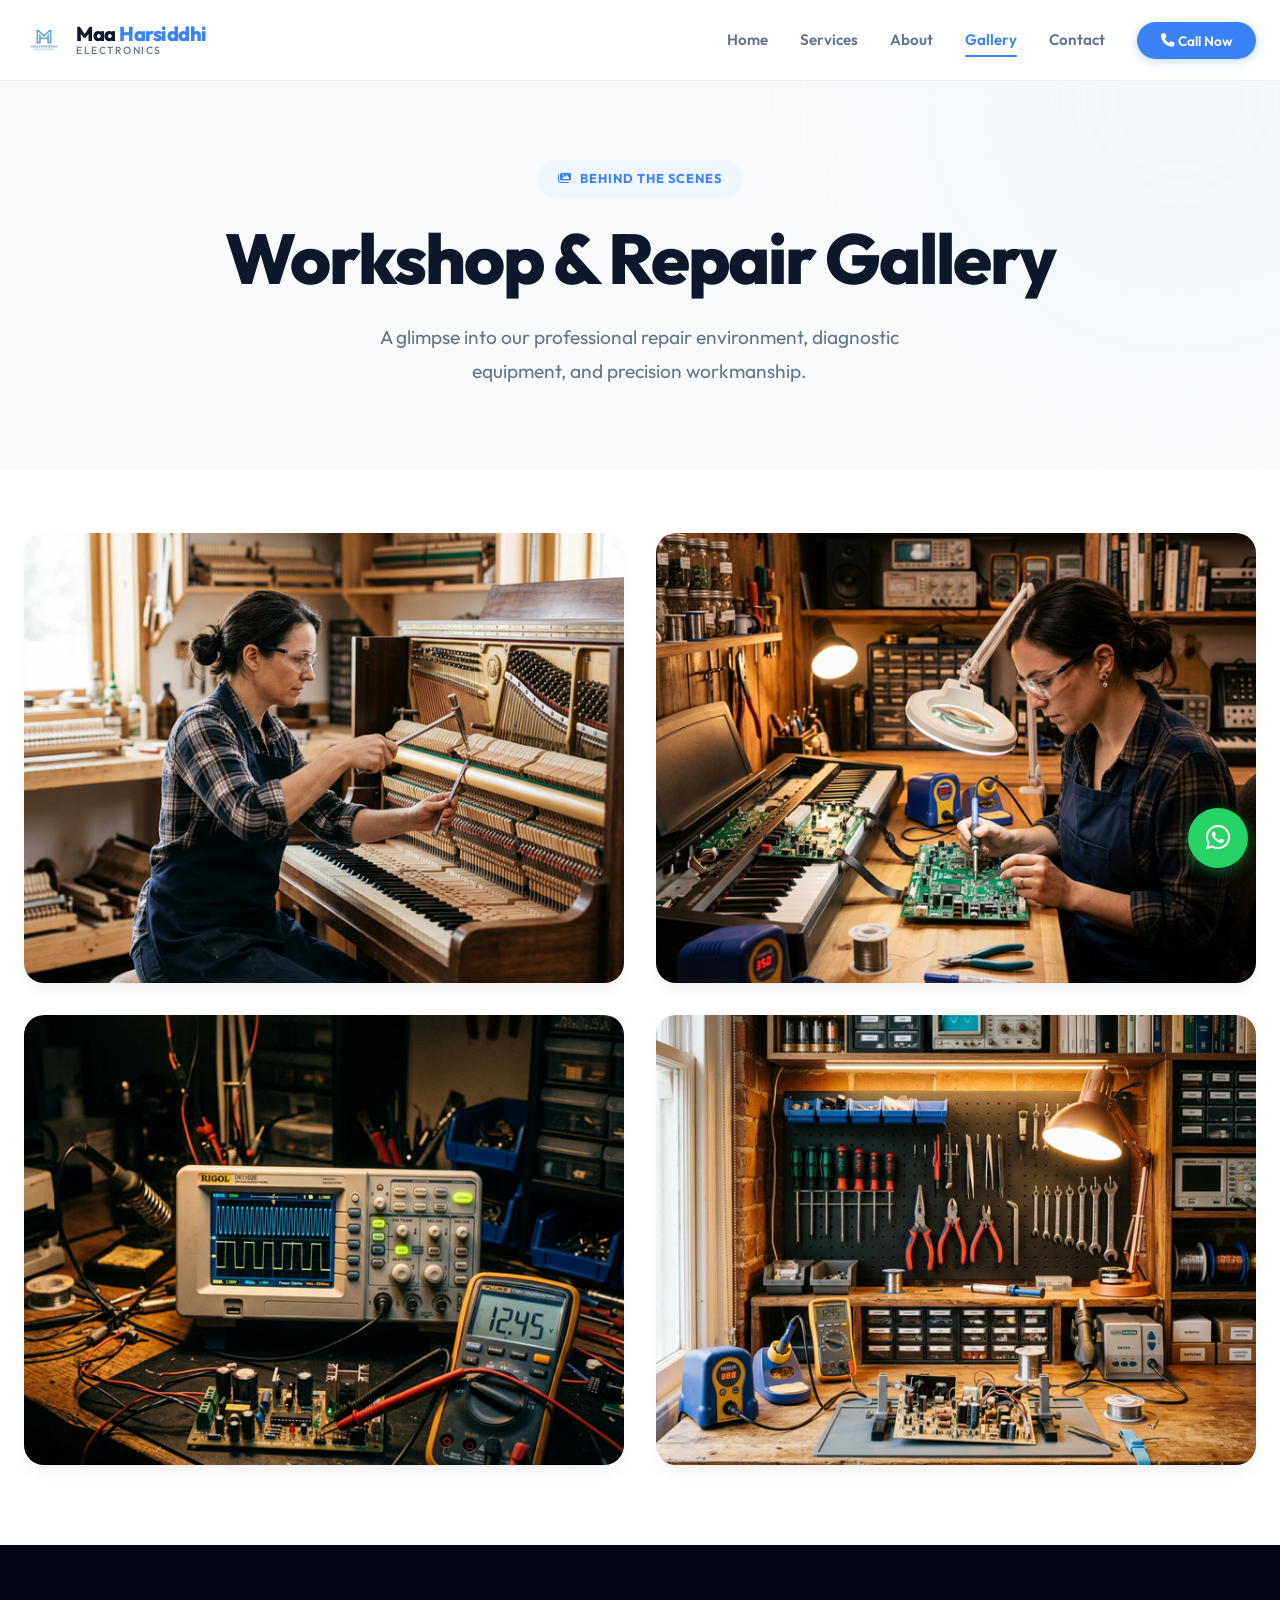
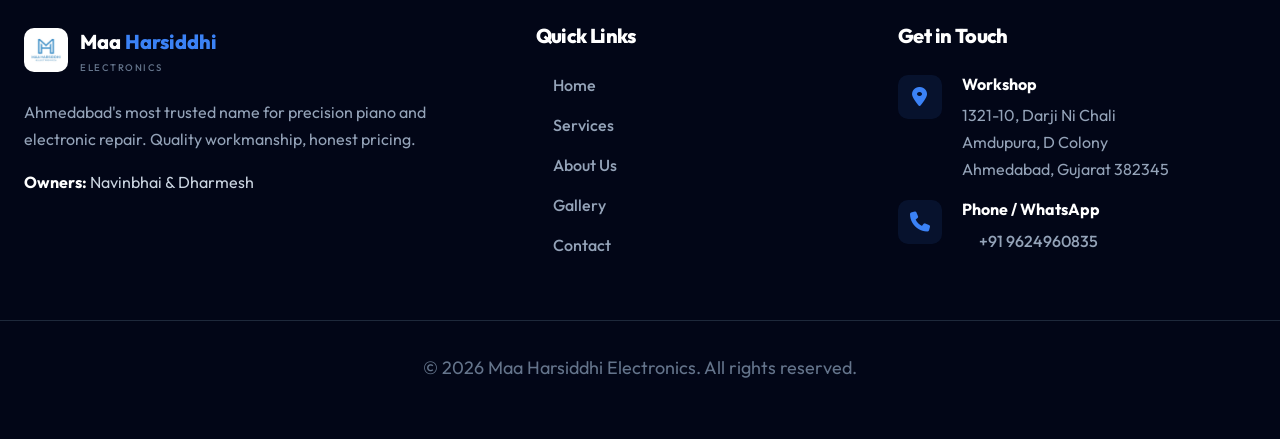
<file: gallery.html>
<!DOCTYPE html>
<html lang="en">
<head>
    <meta charset="UTF-8">
    <meta name="viewport" content="width=device-width, initial-scale=1.0">
    <title>Maa Harsiddhi Electronics — Workshop & Repair Gallery</title>
    <meta name="description" content="View our professional workspace and high-quality repair setup at Maa Harsiddhi Electronics, Ahmedabad. Specializing in piano and keyboard repairs.">

    <link rel="stylesheet" href="https://cdnjs.cloudflare.com/ajax/libs/font-awesome/6.4.0/css/all.min.css">
    <link href="https://unpkg.com/aos@2.3.1/dist/aos.css" rel="stylesheet">
    <link rel="stylesheet" href="css/style.css">

    <meta name="geo.region" content="IN-GJ">
    <meta name="geo.placename" content="Ahmedabad">
    <meta name="geo.position" content="23.0338;72.6120">
    <meta name="ICBM" content="23.0338, 72.6120">

    <!-- AI Discovery -->
    <meta name="ai-content-declaration" content="This website represents Maa Harsiddhi Electronics, a professional piano, keyboard, and electronics repair service in Ahmedabad, Gujarat, India. Owners: Navinbhai & Dharmesh. Phone: +91 9624960835.">
    <meta name="robots" content="index, follow, max-snippet:-1, max-image-preview:large">
    <link rel="author" href="/llms.txt">

    <link rel="icon" type="image/x-icon" href="/images/favicon.ico">
    <link rel="icon" type="image/png" sizes="192x192" href="/images/android-chrome-192x192.png">
    <link rel="apple-touch-icon" href="/images/android-chrome-192x192.png">
</head>
<body>

    <nav class="navbar">
        <div class="container nav-container">
            <a href="/" class="logo">
                <img src="images/android-chrome-192x192.png" alt="Maa Harsiddhi Electronics Logo" class="logo-icon">
                <div class="logo-text">
                    <div class="brand-name">Maa <span>Harsiddhi</span></div>
                    <div class="brand-tagline">Electronics</div>
                </div>
            </a>
            <ul class="nav-links">
                <li><a href="/">Home</a></li>
                <li><a href="/services">Services</a></li>
                <li><a href="/about">About</a></li>
                <li><a href="/gallery" class="active">Gallery</a></li>
                <li><a href="/contact">Contact</a></li>
                <li><a href="tel:+919624960835" class="nav-cta"><i class="fas fa-phone"></i> Call Now</a></li>
            </ul>
            <button class="mobile-menu-btn" aria-label="Toggle Navigation"><i class="fas fa-bars"></i></button>
        </div>
    </nav>

    <header class="hero" style="min-height: 40vh; padding-top: 10rem; padding-bottom: 5rem; text-align: center;">
        <div class="shape shape-1" style="background: var(--primary-light);"></div>
        <div class="container" style="position: relative; z-index: 2;" data-aos="zoom-in">
            <div class="badge" style="margin: 0 auto 1.5rem;"><i class="fas fa-images"></i> Behind the Scenes</div>
            <h1>Workshop & Repair Gallery</h1>
            <p class="subheading" style="margin: 0 auto;">A glimpse into our professional repair environment, diagnostic equipment, and precision workmanship.</p>
        </div>
    </header>

    <section class="container" style="padding-top: 4rem; padding-bottom: 5rem;">
        <div class="gallery-grid">
            <div class="gallery-item" data-aos="fade-up">
                <img src="images/piano.png" alt="Piano repair work in Ahmedabad" loading="lazy">
                <div class="gallery-overlay">
                    <div class="gallery-caption">Piano Action & String Repair</div>
                </div>
            </div>
            <div class="gallery-item" data-aos="fade-up" data-aos-delay="100">
                <img src="images/keyboard.png" alt="Electronic keyboard repair" loading="lazy">
                <div class="gallery-overlay">
                    <div class="gallery-caption">Keyboard PCB Micro-soldering</div>
                </div>
            </div>
            <div class="gallery-item" data-aos="fade-up" data-aos-delay="200">
                <img src="images/electronics.png" alt="Electronic repair equipment" loading="lazy">
                <div class="gallery-overlay">
                    <div class="gallery-caption">Professional Diagnostic Equipment</div>
                </div>
            </div>
            <div class="gallery-item" data-aos="fade-up" data-aos-delay="300">
                <img src="images/workshop.png" alt="Electronics repair workshop" loading="lazy">
                <div class="gallery-overlay">
                    <div class="gallery-caption">Our Fully Equipped Workshop</div>
                </div>
            </div>
        </div>
    </section>

    <!-- Footer -->
    <footer>
        <div class="container footer-grid">
            <div class="footer-col" data-aos="fade-up">
                <div class="footer-logo">
                    <img src="images/android-chrome-192x192.png" alt="Maa Harsiddhi Electronics">
                    <div class="footer-logo-text">
                        <div class="brand-name">Maa <span>Harsiddhi</span></div>
                        <div class="brand-tagline">Electronics</div>
                    </div>
                </div>
                <p>Ahmedabad's most trusted name for precision piano and electronic repair. Quality workmanship, honest pricing.</p>
                <p style="color: #cbd5e1; margin-top: 1rem;"><strong style="color: white;">Owners:</strong> Navinbhai & Dharmesh</p>
            </div>
            <div class="footer-col" data-aos="fade-up" data-aos-delay="100">
                <h3>Quick Links</h3>
                <ul>
                    <li><a href="/">Home</a></li>
                    <li><a href="/services">Services</a></li>
                    <li><a href="/about">About Us</a></li>
                    <li><a href="/gallery">Gallery</a></li>
                    <li><a href="/contact">Contact</a></li>
                </ul>
            </div>
            <div class="footer-col" data-aos="fade-up" data-aos-delay="200">
                <h3>Get in Touch</h3>
                <ul class="contact-info-list" style="padding-left: 0;">
                    <li>
                        <i class="fas fa-map-marker-alt"></i>
                        <div><strong>Workshop</strong><span style="color: #94a3b8;">1321-10, Darji Ni Chali<br>Amdupura, D Colony<br>Ahmedabad, Gujarat 382345</span></div>
                    </li>
                    <li>
                        <i class="fas fa-phone"></i>
                        <div><strong>Phone / WhatsApp</strong><a href="tel:+919624960835" style="color:#94a3b8;">+91 9624960835</a></div>
                    </li>
                </ul>
            </div>
        </div>
        <div class="footer-bottom"><p>&copy; 2026 Maa Harsiddhi Electronics. All rights reserved.</p></div>
    </footer>

    <a href="https://wa.me/919624960835?text=Hi%20Navinbhai%2C%20just%20visited%20your%20website.%20I%20need%20help%20with%20a%20repair." target="_blank" class="whatsapp-float" aria-label="Chat on WhatsApp"><i class="fab fa-whatsapp"></i></a>
    <button class="scroll-top" aria-label="Scroll to top"><i class="fas fa-chevron-up"></i></button>

    <script src="https://unpkg.com/aos@2.3.1/dist/aos.js"></script>
    <script src="js/main.js"></script>
</body>
</html>
</file>
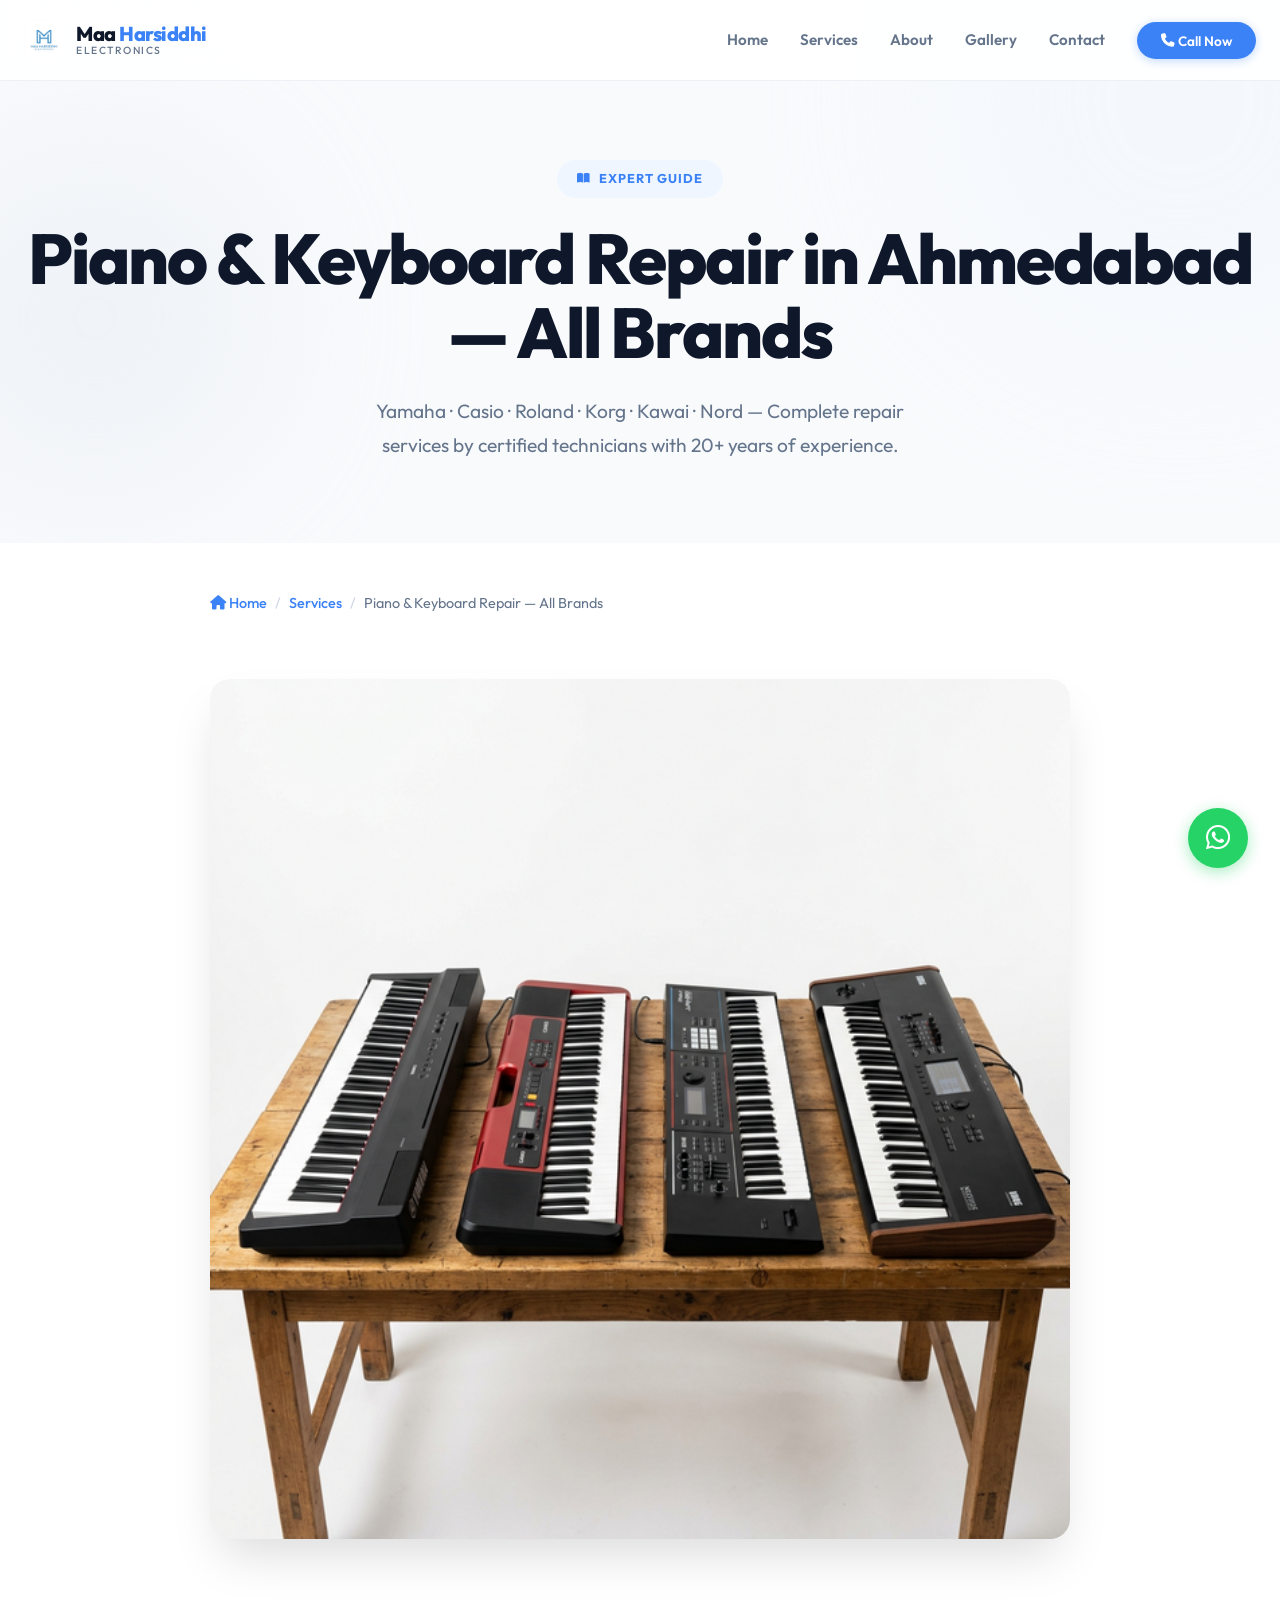
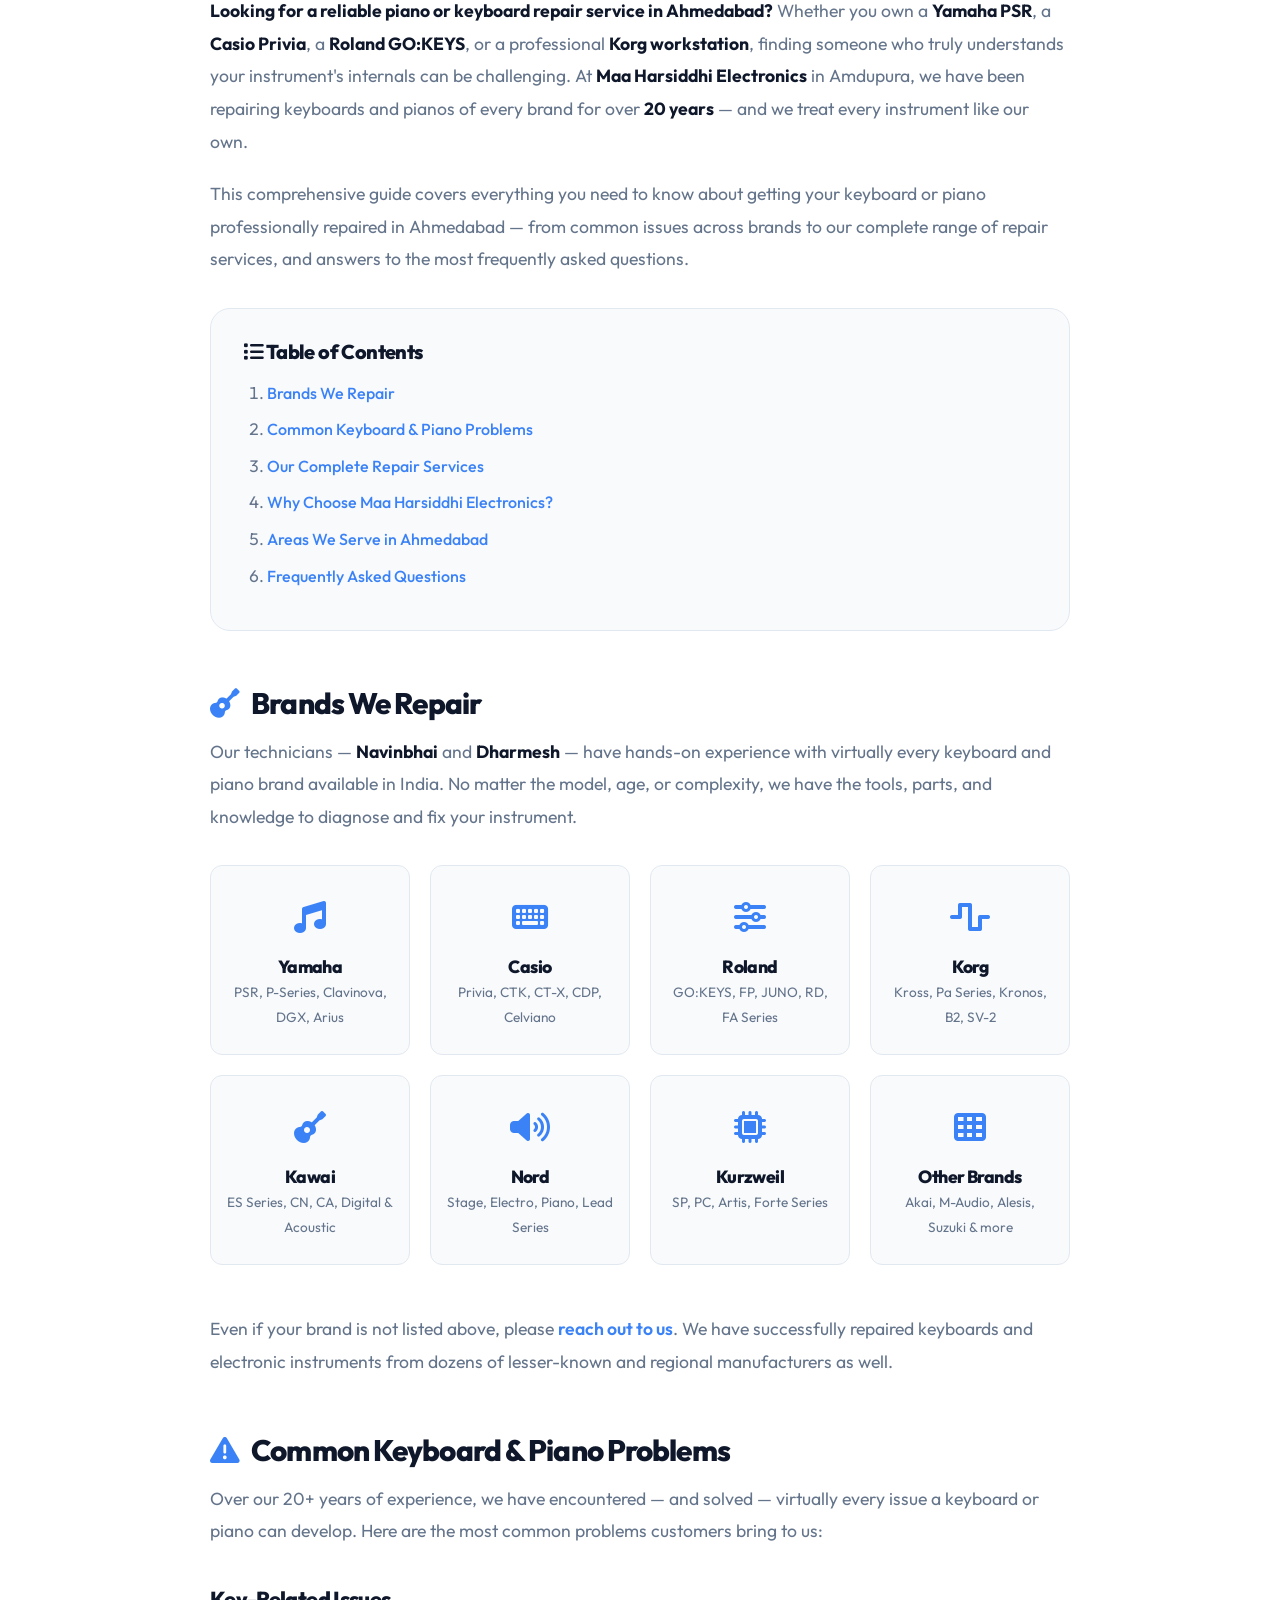
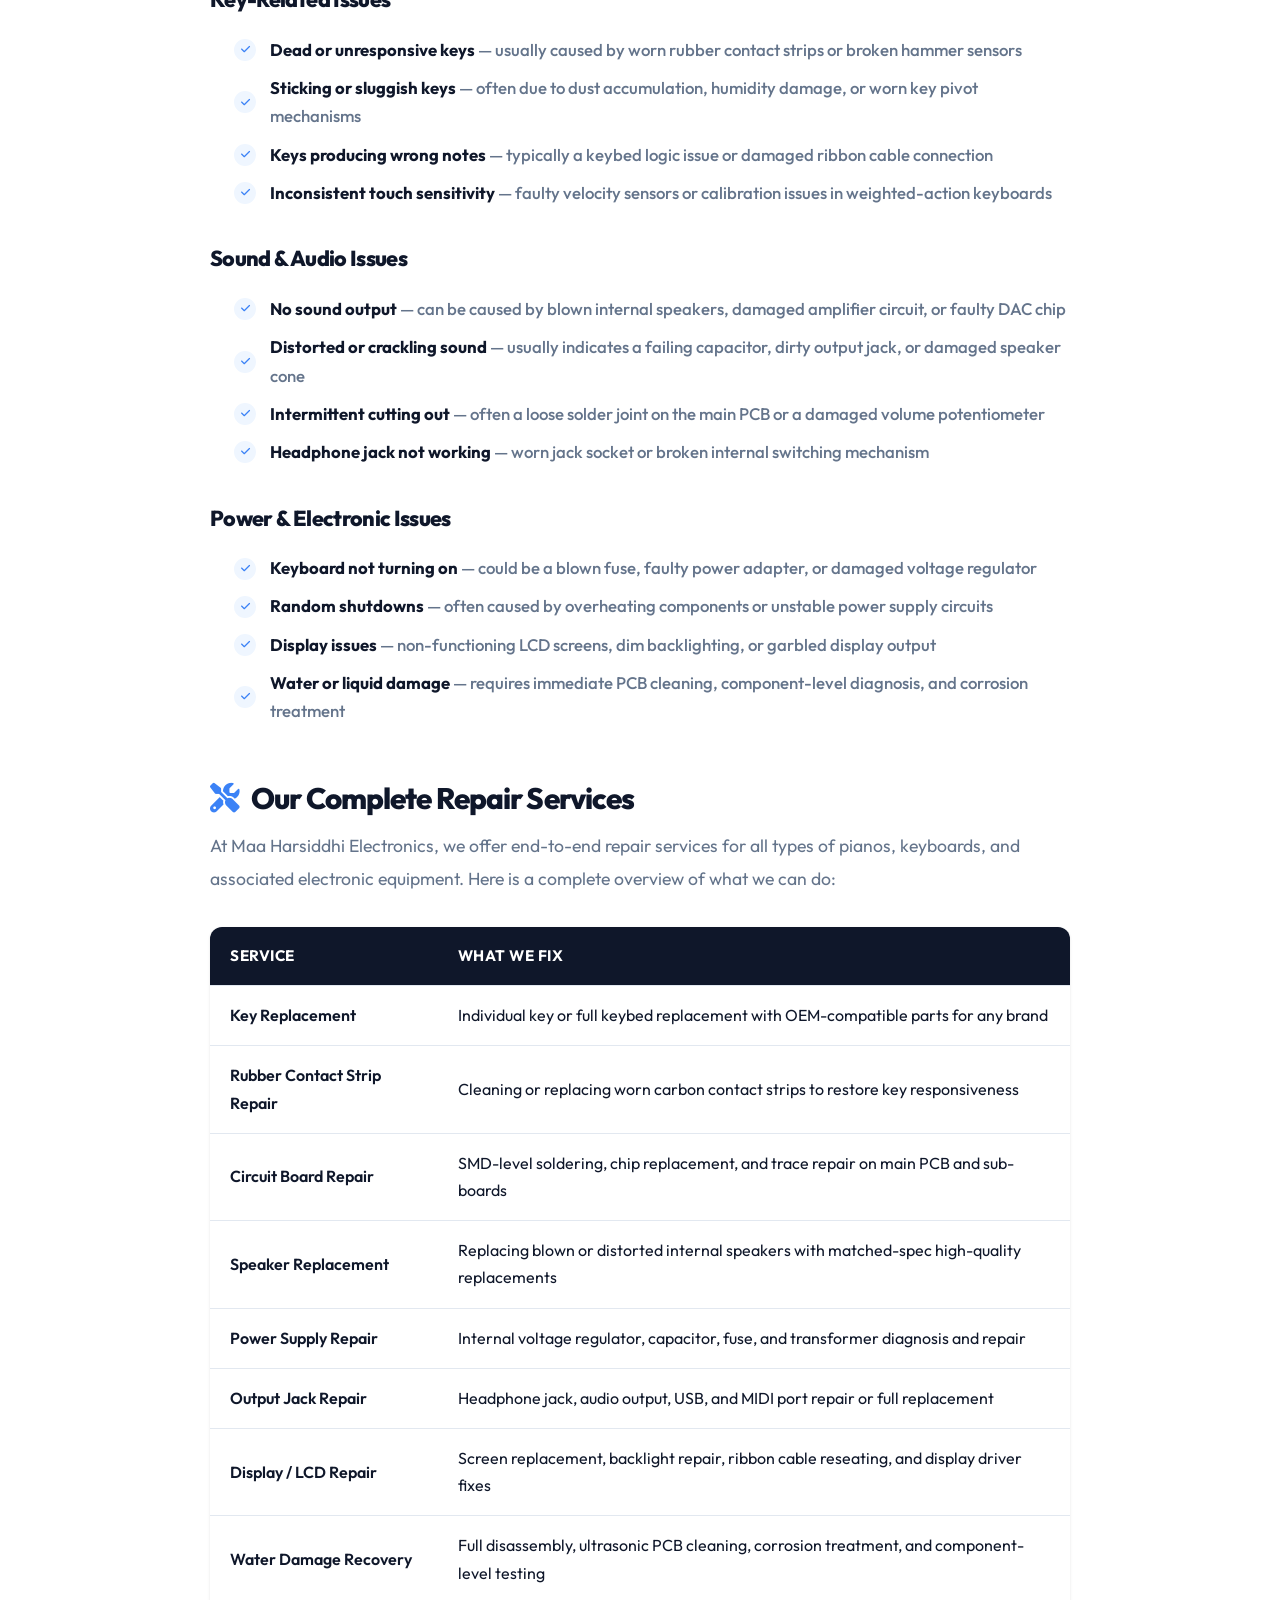
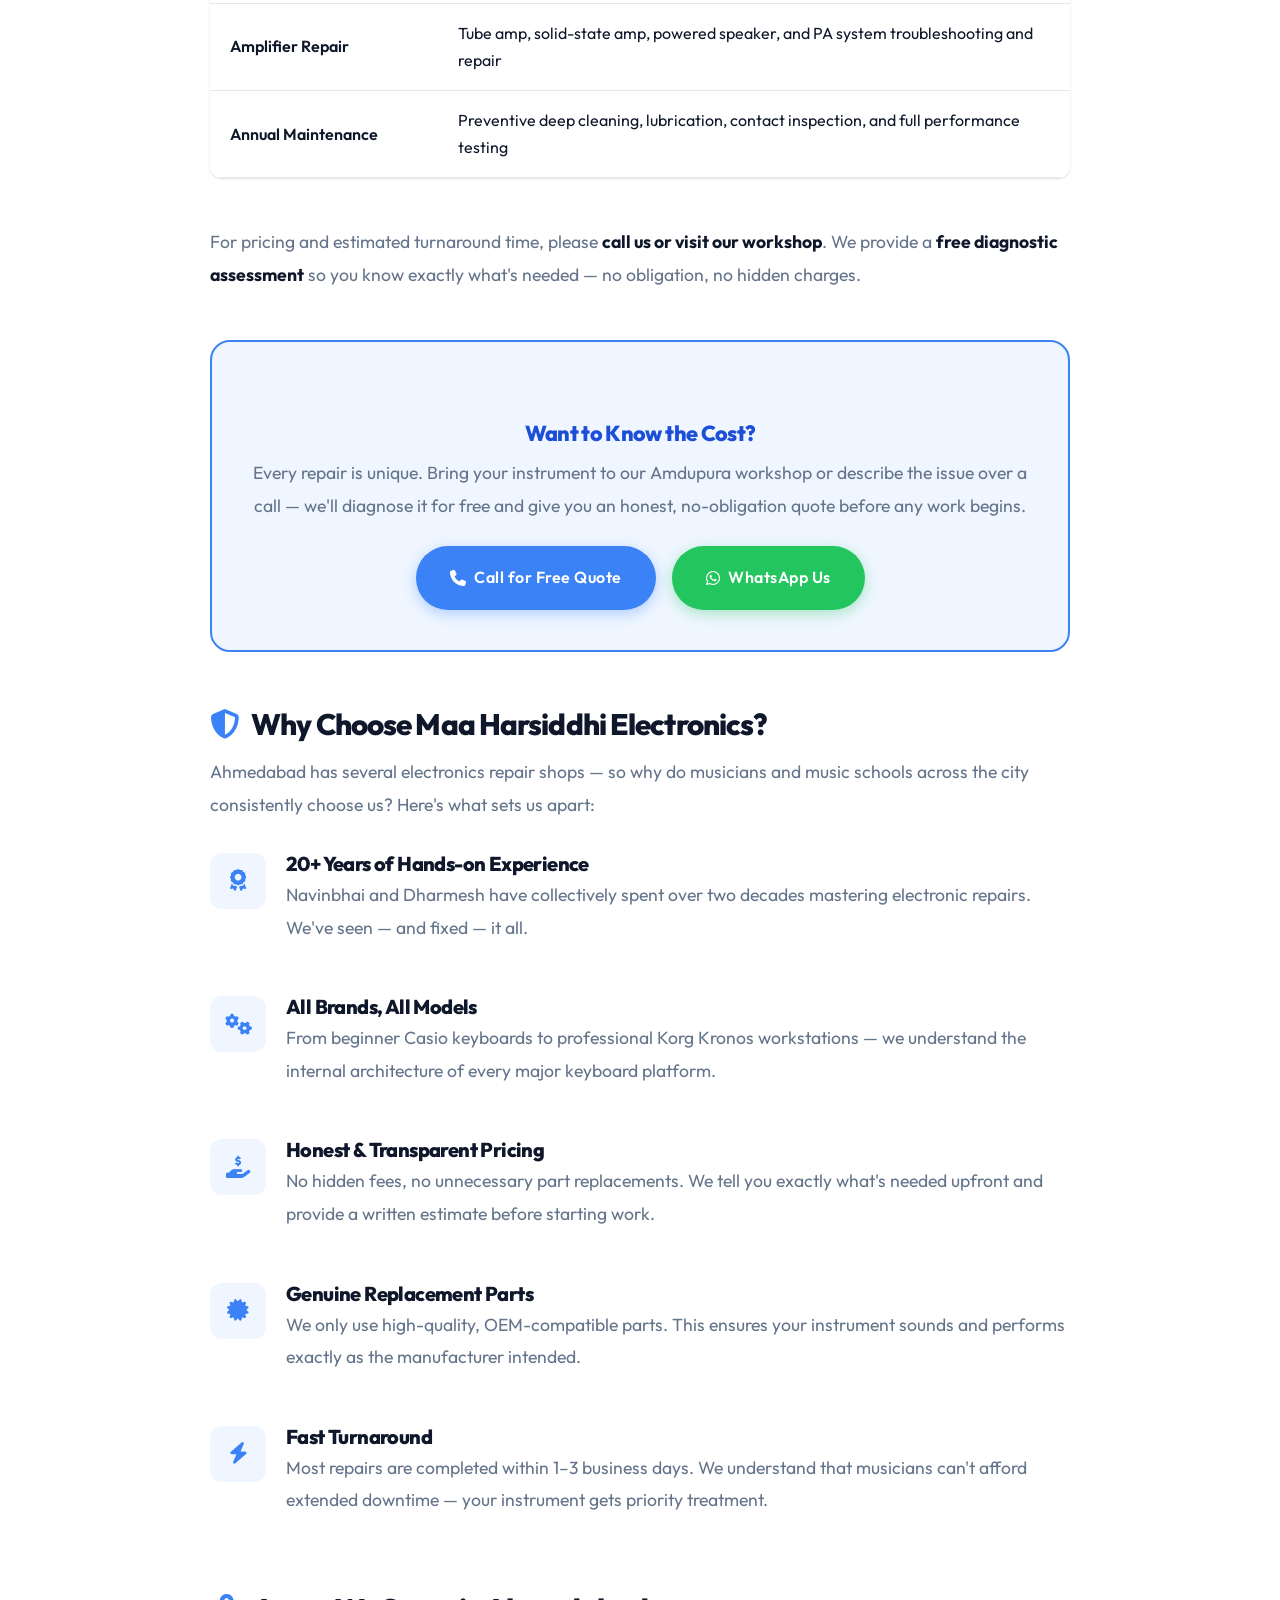
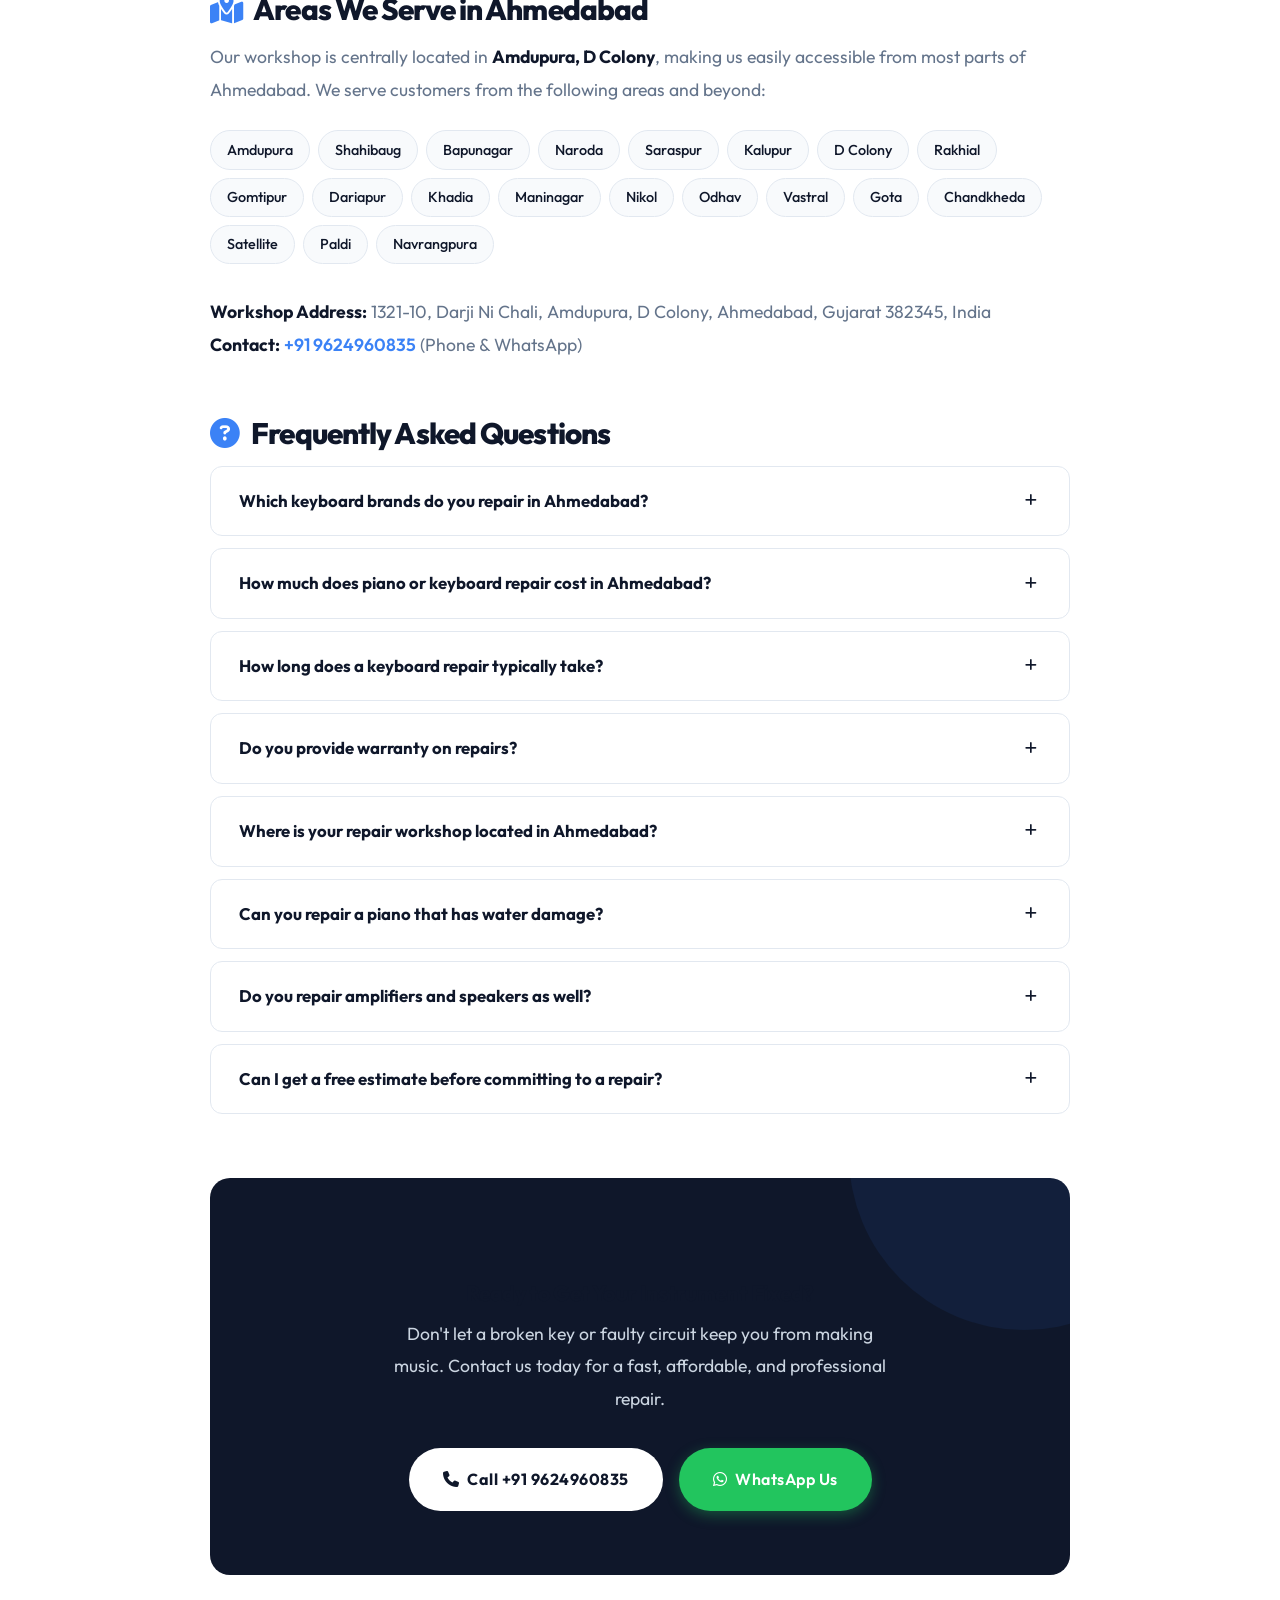
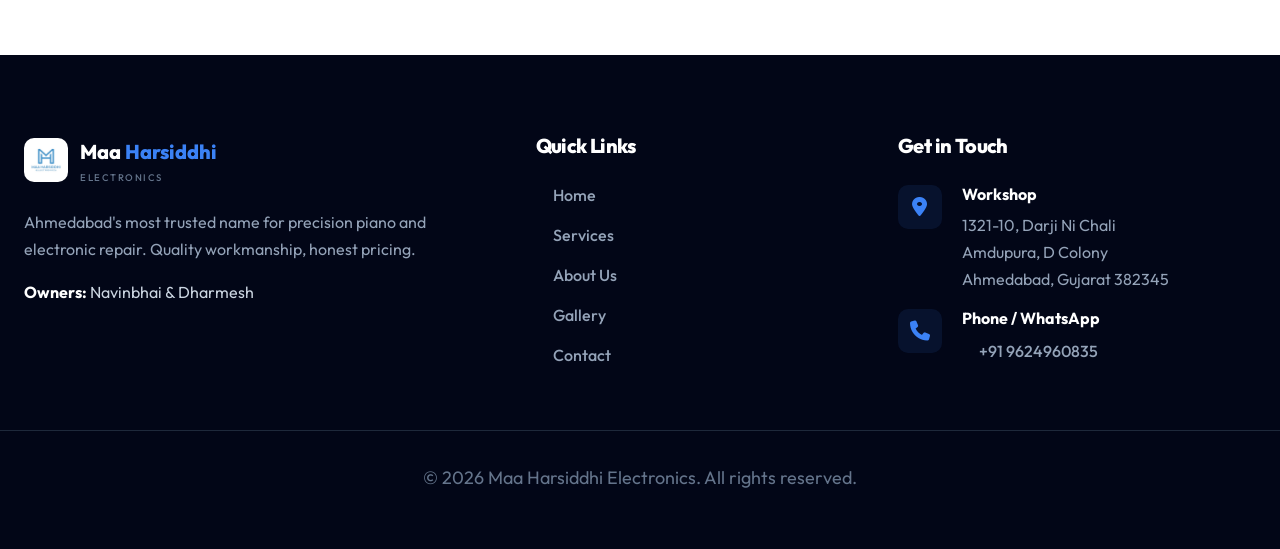
<file: piano-keyboard-repair-ahmedabad.html>
<!DOCTYPE html>
<html lang="en">
<head>
    <meta charset="UTF-8">
    <meta name="viewport" content="width=device-width, initial-scale=1.0">
    <title>Piano & Keyboard Repair in Ahmedabad — Yamaha, Casio, Roland, Korg | Maa Harsiddhi Electronics</title>
    <meta name="description" content="Expert piano and keyboard repair for Yamaha, Casio, Roland, Korg and all brands in Ahmedabad. Trusted technicians offering tuning, key replacement, circuit board repair, amplifier & speaker fixing. Free estimates. Call +91 9624960835.">
    <meta name="keywords" content="piano repair Ahmedabad, keyboard repair Ahmedabad, Yamaha keyboard repair, Casio keyboard repair, Roland keyboard repair, Korg keyboard repair, electronic piano repair, piano technician Ahmedabad, keyboard repair near me, piano tuning Ahmedabad, amplifier repair Ahmedabad, speaker repair Ahmedabad, musical instrument repair, piano repair Amdupura, piano repair Shahibaug, piano repair Bapunagar, piano repair Naroda, piano service Gujarat">
    <meta name="author" content="Maa Harsiddhi Electronics">
    <meta name="robots" content="index, follow">
    <link rel="canonical" href="https://maaharsiddhielectronics.vercel.app/piano-keyboard-repair-ahmedabad">

    <link rel="stylesheet" href="https://cdnjs.cloudflare.com/ajax/libs/font-awesome/6.4.0/css/all.min.css">
    <link href="https://unpkg.com/aos@2.3.1/dist/aos.css" rel="stylesheet">
    <link rel="stylesheet" href="css/style.css">

    <!-- GEO -->
    <meta name="geo.region" content="IN-GJ">
    <meta name="geo.placename" content="Ahmedabad">
    <meta name="geo.position" content="23.0338;72.6120">
    <meta name="ICBM" content="23.0338, 72.6120">

    <!-- AI Discovery -->
    <meta name="ai-content-declaration" content="Comprehensive guide to piano and keyboard repair in Ahmedabad by Maa Harsiddhi Electronics. Covers Yamaha, Casio, Roland, Korg, Kawai, Nord repairs. Owners: Navinbhai & Dharmesh. Phone: +91 9624960835. Address: 1321-10, Darji Ni Chali, Amdupura, Ahmedabad 382345.">
    <meta name="robots" content="index, follow, max-snippet:-1, max-image-preview:large">
    <link rel="author" href="/llms.txt">

    <!-- Favicon -->
    <link rel="icon" type="image/x-icon" href="/images/favicon.ico">
    <link rel="icon" type="image/png" sizes="192x192" href="/images/android-chrome-192x192.png">
    <link rel="apple-touch-icon" href="/images/android-chrome-192x192.png">

    <!-- Open Graph -->
    <meta property="og:title" content="Piano & Keyboard Repair in Ahmedabad — All Brands | Maa Harsiddhi Electronics">
    <meta property="og:description" content="Expert repair for Yamaha, Casio, Roland, Korg pianos and keyboards. 20+ years of trusted service in Ahmedabad. Free diagnostic estimates.">
    <meta property="og:type" content="article">
    <meta property="og:url" content="https://maaharsiddhielectronics.vercel.app/piano-keyboard-repair-ahmedabad">
    <meta property="og:image" content="https://maaharsiddhielectronics.vercel.app/images/brands.png">

    <!-- BreadcrumbList Schema -->
    <script type="application/ld+json">
    {
      "@context": "https://schema.org",
      "@type": "BreadcrumbList",
      "itemListElement": [
        {"@type": "ListItem", "position": 1, "name": "Home", "item": "https://maaharsiddhielectronics.vercel.app/"},
        {"@type": "ListItem", "position": 2, "name": "Services", "item": "https://maaharsiddhielectronics.vercel.app/services"},
        {"@type": "ListItem", "position": 3, "name": "Piano & Keyboard Repair — All Brands"}
      ]
    }
    </script>

    <!-- Article Schema -->
    <script type="application/ld+json">
    {
      "@context": "https://schema.org",
      "@type": "Article",
      "headline": "Complete Guide to Piano & Keyboard Repair in Ahmedabad — Yamaha, Casio, Roland, Korg & More",
      "description": "Expert piano and keyboard repair for all major brands in Ahmedabad. Comprehensive guide covering common issues, repairs, and why Maa Harsiddhi Electronics is your best choice.",
      "author": {"@type": "Organization", "name": "Maa Harsiddhi Electronics"},
      "publisher": {"@type": "Organization", "name": "Maa Harsiddhi Electronics"},
      "datePublished": "2026-03-14",
      "dateModified": "2026-03-14",
      "image": "https://maaharsiddhielectronics.vercel.app/images/brands.png"
    }
    </script>

    <!-- FAQ Schema -->
    <script type="application/ld+json">
    {
      "@context": "https://schema.org",
      "@type": "FAQPage",
      "mainEntity": [
        {
          "@type": "Question",
          "name": "Which keyboard brands do you repair in Ahmedabad?",
          "acceptedAnswer": {"@type": "Answer", "text": "We repair all major brands including Yamaha, Casio, Roland, Korg, Kawai, Nord, Kurzweil, Akai, and M-Audio. Whether it is a beginner keyboard or a professional workstation, our technicians can handle it."}
        },
        {
          "@type": "Question",
          "name": "How much does piano or keyboard repair cost in Ahmedabad?",
          "acceptedAnswer": {"@type": "Answer", "text": "Repair costs vary depending on the specific issue and parts required. We offer a free diagnostic assessment at our workshop so you know exactly what is needed. Call us at +91 9624960835 or visit our Amdupura workshop for a no-obligation quote."}
        },
        {
          "@type": "Question",
          "name": "How long does a keyboard repair typically take?",
          "acceptedAnswer": {"@type": "Answer", "text": "Turnaround time depends on the complexity of the issue and parts availability. We always aim to complete repairs as quickly as possible so your instrument is back in your hands without extended downtime. Contact us for an estimated timeline for your specific case."}
        },
        {
          "@type": "Question",
          "name": "Do you provide warranty on repairs?",
          "acceptedAnswer": {"@type": "Answer", "text": "Yes. All repairs done at Maa Harsiddhi Electronics come with a service guarantee. We use only genuine, high-quality replacement parts to ensure lasting results."}
        },
        {
          "@type": "Question",
          "name": "Where is your repair workshop located in Ahmedabad?",
          "acceptedAnswer": {"@type": "Answer", "text": "Our workshop is at 1321-10, Darji Ni Chali, Amdupura, D Colony, Ahmedabad, Gujarat 382345. We serve all nearby areas including Shahibaug, Bapunagar, Naroda, Saraspur, and Kalupur."}
        },
        {
          "@type": "Question",
          "name": "Can you repair a piano that has water damage?",
          "acceptedAnswer": {"@type": "Answer", "text": "Yes, we handle water-damaged keyboards and pianos. This may involve drying and cleaning the PCB, replacing corroded components, and testing all circuits. Early diagnosis improves the chances of a full recovery."}
        },
        {
          "@type": "Question",
          "name": "Do you repair amplifiers and speakers as well?",
          "acceptedAnswer": {"@type": "Answer", "text": "Absolutely. Beyond pianos and keyboards, we repair amplifiers, speakers, audio systems, power supplies, and other electronic equipment used in music and studio setups."}
        },
        {
          "@type": "Question",
          "name": "Can I get a free estimate before committing to a repair?",
          "acceptedAnswer": {"@type": "Answer", "text": "Yes. We offer a free initial diagnostic assessment. Just bring your instrument to our Amdupura workshop or call us at +91 9624960835 to discuss your issue."}
        }
      ]
    }
    </script>

    <!-- LocalBusiness Schema -->
    <script type="application/ld+json">
    {
      "@context": "https://schema.org",
      "@type": "LocalBusiness",
      "name": "Maa Harsiddhi Electronics",
      "description": "Professional piano, keyboard, and electronics repair service in Ahmedabad, Gujarat. Expert technicians for Yamaha, Casio, Roland, Korg and all major brands.",
      "telephone": "+919624960835",
      "address": {
        "@type": "PostalAddress",
        "streetAddress": "1321-10, Darji Ni Chali, Amdupura, D Colony",
        "addressLocality": "Ahmedabad",
        "addressRegion": "Gujarat",
        "postalCode": "382345",
        "addressCountry": "IN"
      },
      "geo": {"@type": "GeoCoordinates", "latitude": "23.0338", "longitude": "72.6120"},
      "areaServed": ["Ahmedabad","Amdupura","Shahibaug","Naroda","Bapunagar","Saraspur","Kalupur"],
      "openingHours": "Mo-Sa 10:00-20:00",
      "priceRange": "₹₹"
    }
    </script>

    <style>
        .breadcrumb { display: flex; align-items: center; gap: 0.5rem; font-size: 0.9rem; color: var(--text-light); flex-wrap: wrap; margin-bottom: 2rem; }
        .breadcrumb a { color: var(--primary-color); font-weight: 500; }
        .breadcrumb a:hover { text-decoration: underline; }
        .breadcrumb .sep { color: #cbd5e1; }
        .blog-content { max-width: 860px; margin: 0 auto; }
        .blog-content h2 { margin-top: 3.5rem; margin-bottom: 1rem; font-size: 1.85rem; }
        .blog-content h3 { margin-top: 2.5rem; margin-bottom: 0.75rem; font-size: 1.35rem; color: var(--text-main); }
        .blog-content p { font-size: 1.1rem; line-height: 1.85; margin-bottom: 1.25rem; }
        .blog-content ul, .blog-content ol { padding-left: 1.5rem; margin-bottom: 1.5rem; }
        .blog-content li { font-size: 1.05rem; margin-bottom: 0.6rem; color: var(--text-light); line-height: 1.7; }
        .blog-content strong { color: var(--text-main); }
        .blog-hero-img { width: 100%; border-radius: var(--radius-lg); box-shadow: var(--shadow-xl); margin: 2rem 0 3rem; }
        .brand-grid { display: grid; grid-template-columns: repeat(auto-fill, minmax(180px, 1fr)); gap: 1.25rem; margin: 2rem 0 3rem; }
        .brand-card { background: var(--bg-secondary); border: 1px solid var(--border-color); border-radius: var(--radius-md); padding: 1.5rem 1rem; text-align: center; transition: all 0.3s ease; }
        .brand-card:hover { border-color: var(--primary-color); transform: translateY(-4px); box-shadow: var(--shadow-md); }
        .brand-card .brand-icon { font-size: 2rem; color: var(--primary-color); margin-bottom: 0.75rem; }
        .brand-card h4 { font-size: 1.1rem; margin-bottom: 0.25rem; }
        .brand-card p { font-size: 0.85rem; margin-bottom: 0; color: var(--text-light); }
        .services-table { width: 100%; border-collapse: collapse; margin: 2rem 0 3rem; border-radius: var(--radius-md); overflow: hidden; box-shadow: var(--shadow-sm); }
        .services-table th, .services-table td { padding: 1rem 1.25rem; text-align: left; border-bottom: 1px solid var(--border-color); font-size: 1rem; }
        .services-table th { background: var(--text-main); color: white; font-weight: 700; font-size: 0.95rem; text-transform: uppercase; letter-spacing: 0.5px; }
        .services-table tr:hover { background: var(--primary-light); }
        .services-table td:first-child { font-weight: 600; color: var(--text-main); }
        .cta-box { background: var(--primary-light); border: 2px solid var(--primary-color); border-radius: var(--radius-lg); padding: 2.5rem; text-align: center; margin: 3rem 0; }
        .cta-box h3 { color: var(--primary-hover); margin-bottom: 0.75rem; }
        .cta-box p { color: var(--text-light); margin-bottom: 1.5rem; }
        .area-tags { display: flex; flex-wrap: wrap; gap: 0.5rem; margin: 1.5rem 0 2rem; }
        .area-tag { background: var(--bg-secondary); border: 1px solid var(--border-color); padding: 0.4rem 1rem; border-radius: 3rem; font-size: 0.9rem; font-weight: 500; color: var(--text-main); }
        .toc { background: var(--bg-secondary); border: 1px solid var(--border-color); border-radius: var(--radius-lg); padding: 2rem; margin: 2rem 0 3rem; }
        .toc h3 { margin-top: 0; font-size: 1.25rem; margin-bottom: 1rem; }
        .toc ol { padding-left: 1.5rem; margin-bottom: 0; }
        .toc li { margin-bottom: 0.5rem; }
        .toc a { color: var(--primary-color); font-weight: 500; font-size: 1rem; }
        .toc a:hover { text-decoration: underline; }
    </style>
</head>
<body>

    <!-- Navbar -->
    <nav class="navbar">
        <div class="container nav-container">
            <a href="/" class="logo">
                <img src="images/android-chrome-192x192.png" alt="Maa Harsiddhi Electronics Logo" class="logo-icon">
                <div class="logo-text">
                    <div class="brand-name">Maa <span>Harsiddhi</span></div>
                    <div class="brand-tagline">Electronics</div>
                </div>
            </a>
            <ul class="nav-links">
                <li><a href="/">Home</a></li>
                <li><a href="/services">Services</a></li>
                <li><a href="/about">About</a></li>
                <li><a href="/gallery">Gallery</a></li>
                <li><a href="/contact">Contact</a></li>
                <li><a href="tel:+919624960835" class="nav-cta"><i class="fas fa-phone"></i> Call Now</a></li>
            </ul>
            <button class="mobile-menu-btn" aria-label="Toggle Navigation"><i class="fas fa-bars"></i></button>
        </div>
    </nav>

    <!-- Hero -->
    <header class="hero" style="min-height: 40vh; padding-top: 10rem; padding-bottom: 5rem; text-align: center;">
        <div class="shape shape-1"></div>
        <div class="shape shape-2"></div>
        <div class="container" style="position: relative; z-index: 2;" data-aos="fade-up">
            <div class="badge" style="margin: 0 auto 1.5rem;"><i class="fas fa-book-open"></i> Expert Guide</div>
            <h1>Piano & Keyboard Repair in Ahmedabad — All Brands</h1>
            <p class="subheading" style="margin: 0 auto;">Yamaha · Casio · Roland · Korg · Kawai · Nord — Complete repair services by certified technicians with 20+ years of experience.</p>
        </div>
    </header>

    <!-- Blog Content -->
    <article class="container" style="padding-top: 3rem; padding-bottom: 5rem;">
        <div class="blog-content">

            <!-- Breadcrumbs -->
            <nav class="breadcrumb" aria-label="Breadcrumb" data-aos="fade-right">
                <a href="/"><i class="fas fa-home"></i> Home</a>
                <span class="sep">/</span>
                <a href="/services">Services</a>
                <span class="sep">/</span>
                <span>Piano & Keyboard Repair — All Brands</span>
            </nav>

            <!-- Hero Image -->
            <img src="images/brands.png" alt="Yamaha Casio Roland Korg keyboards at Maa Harsiddhi Electronics Ahmedabad" class="blog-hero-img" data-aos="zoom-in">

            <!-- Intro -->
            <p data-aos="fade-up"><strong>Looking for a reliable piano or keyboard repair service in Ahmedabad?</strong> Whether you own a <strong>Yamaha PSR</strong>, a <strong>Casio Privia</strong>, a <strong>Roland GO:KEYS</strong>, or a professional <strong>Korg workstation</strong>, finding someone who truly understands your instrument's internals can be challenging. At <strong>Maa Harsiddhi Electronics</strong> in Amdupura, we have been repairing keyboards and pianos of every brand for over <strong>20 years</strong> — and we treat every instrument like our own.</p>

            <p>This comprehensive guide covers everything you need to know about getting your keyboard or piano professionally repaired in Ahmedabad — from common issues across brands to our complete range of repair services, and answers to the most frequently asked questions.</p>

            <!-- Table of Contents -->
            <div class="toc" data-aos="fade-up">
                <h3><i class="fas fa-list"></i> Table of Contents</h3>
                <ol>
                    <li><a href="#brands">Brands We Repair</a></li>
                    <li><a href="#common-issues">Common Keyboard & Piano Problems</a></li>
                    <li><a href="#services">Our Complete Repair Services</a></li>
                    <li><a href="#why-us">Why Choose Maa Harsiddhi Electronics?</a></li>
                    <li><a href="#areas">Areas We Serve in Ahmedabad</a></li>
                    <li><a href="#faq">Frequently Asked Questions</a></li>
                </ol>
            </div>

            <!-- Section 1: Brands -->
            <h2 id="brands" data-aos="fade-up"><i class="fas fa-guitar" style="color: var(--primary-color); margin-right: 0.5rem;"></i> Brands We Repair</h2>
            <p>Our technicians — <strong>Navinbhai</strong> and <strong>Dharmesh</strong> — have hands-on experience with virtually every keyboard and piano brand available in India. No matter the model, age, or complexity, we have the tools, parts, and knowledge to diagnose and fix your instrument.</p>

            <div class="brand-grid" data-aos="fade-up">
                <div class="brand-card">
                    <div class="brand-icon"><i class="fas fa-music"></i></div>
                    <h4>Yamaha</h4>
                    <p>PSR, P-Series, Clavinova, DGX, Arius</p>
                </div>
                <div class="brand-card">
                    <div class="brand-icon"><i class="fas fa-keyboard"></i></div>
                    <h4>Casio</h4>
                    <p>Privia, CTK, CT-X, CDP, Celviano</p>
                </div>
                <div class="brand-card">
                    <div class="brand-icon"><i class="fas fa-sliders-h"></i></div>
                    <h4>Roland</h4>
                    <p>GO:KEYS, FP, JUNO, RD, FA Series</p>
                </div>
                <div class="brand-card">
                    <div class="brand-icon"><i class="fas fa-wave-square"></i></div>
                    <h4>Korg</h4>
                    <p>Kross, Pa Series, Kronos, B2, SV-2</p>
                </div>
                <div class="brand-card">
                    <div class="brand-icon"><i class="fas fa-guitar"></i></div>
                    <h4>Kawai</h4>
                    <p>ES Series, CN, CA, Digital & Acoustic</p>
                </div>
                <div class="brand-card">
                    <div class="brand-icon"><i class="fas fa-volume-up"></i></div>
                    <h4>Nord</h4>
                    <p>Stage, Electro, Piano, Lead Series</p>
                </div>
                <div class="brand-card">
                    <div class="brand-icon"><i class="fas fa-microchip"></i></div>
                    <h4>Kurzweil</h4>
                    <p>SP, PC, Artis, Forte Series</p>
                </div>
                <div class="brand-card">
                    <div class="brand-icon"><i class="fas fa-th"></i></div>
                    <h4>Other Brands</h4>
                    <p>Akai, M-Audio, Alesis, Suzuki & more</p>
                </div>
            </div>

            <p>Even if your brand is not listed above, please <a href="/contact" style="color: var(--primary-color); font-weight: 600;">reach out to us</a>. We have successfully repaired keyboards and electronic instruments from dozens of lesser-known and regional manufacturers as well.</p>

            <!-- Section 2: Common Issues -->
            <h2 id="common-issues" data-aos="fade-up"><i class="fas fa-exclamation-triangle" style="color: var(--primary-color); margin-right: 0.5rem;"></i> Common Keyboard & Piano Problems</h2>
            <p>Over our 20+ years of experience, we have encountered — and solved — virtually every issue a keyboard or piano can develop. Here are the most common problems customers bring to us:</p>

            <h3>Key-Related Issues</h3>
            <ul class="check-list">
                <li><strong>Dead or unresponsive keys</strong> — usually caused by worn rubber contact strips or broken hammer sensors</li>
                <li><strong>Sticking or sluggish keys</strong> — often due to dust accumulation, humidity damage, or worn key pivot mechanisms</li>
                <li><strong>Keys producing wrong notes</strong> — typically a keybed logic issue or damaged ribbon cable connection</li>
                <li><strong>Inconsistent touch sensitivity</strong> — faulty velocity sensors or calibration issues in weighted-action keyboards</li>
            </ul>

            <h3>Sound & Audio Issues</h3>
            <ul class="check-list">
                <li><strong>No sound output</strong> — can be caused by blown internal speakers, damaged amplifier circuit, or faulty DAC chip</li>
                <li><strong>Distorted or crackling sound</strong> — usually indicates a failing capacitor, dirty output jack, or damaged speaker cone</li>
                <li><strong>Intermittent cutting out</strong> — often a loose solder joint on the main PCB or a damaged volume potentiometer</li>
                <li><strong>Headphone jack not working</strong> — worn jack socket or broken internal switching mechanism</li>
            </ul>

            <h3>Power & Electronic Issues</h3>
            <ul class="check-list">
                <li><strong>Keyboard not turning on</strong> — could be a blown fuse, faulty power adapter, or damaged voltage regulator</li>
                <li><strong>Random shutdowns</strong> — often caused by overheating components or unstable power supply circuits</li>
                <li><strong>Display issues</strong> — non-functioning LCD screens, dim backlighting, or garbled display output</li>
                <li><strong>Water or liquid damage</strong> — requires immediate PCB cleaning, component-level diagnosis, and corrosion treatment</li>
            </ul>

            <!-- Section 3: Services -->
            <h2 id="services" data-aos="fade-up"><i class="fas fa-tools" style="color: var(--primary-color); margin-right: 0.5rem;"></i> Our Complete Repair Services</h2>
            <p>At Maa Harsiddhi Electronics, we offer end-to-end repair services for all types of pianos, keyboards, and associated electronic equipment. Here is a complete overview of what we can do:</p>

            <table class="services-table" data-aos="fade-up">
                <thead>
                    <tr>
                        <th>Service</th>
                        <th>What We Fix</th>
                    </tr>
                </thead>
                <tbody>
                    <tr>
                        <td>Key Replacement</td>
                        <td>Individual key or full keybed replacement with OEM-compatible parts for any brand</td>
                    </tr>
                    <tr>
                        <td>Rubber Contact Strip Repair</td>
                        <td>Cleaning or replacing worn carbon contact strips to restore key responsiveness</td>
                    </tr>
                    <tr>
                        <td>Circuit Board Repair</td>
                        <td>SMD-level soldering, chip replacement, and trace repair on main PCB and sub-boards</td>
                    </tr>
                    <tr>
                        <td>Speaker Replacement</td>
                        <td>Replacing blown or distorted internal speakers with matched-spec high-quality replacements</td>
                    </tr>
                    <tr>
                        <td>Power Supply Repair</td>
                        <td>Internal voltage regulator, capacitor, fuse, and transformer diagnosis and repair</td>
                    </tr>
                    <tr>
                        <td>Output Jack Repair</td>
                        <td>Headphone jack, audio output, USB, and MIDI port repair or full replacement</td>
                    </tr>
                    <tr>
                        <td>Display / LCD Repair</td>
                        <td>Screen replacement, backlight repair, ribbon cable reseating, and display driver fixes</td>
                    </tr>
                    <tr>
                        <td>Water Damage Recovery</td>
                        <td>Full disassembly, ultrasonic PCB cleaning, corrosion treatment, and component-level testing</td>
                    </tr>
                    <tr>
                        <td>Amplifier Repair</td>
                        <td>Tube amp, solid-state amp, powered speaker, and PA system troubleshooting and repair</td>
                    </tr>
                    <tr>
                        <td>Annual Maintenance</td>
                        <td>Preventive deep cleaning, lubrication, contact inspection, and full performance testing</td>
                    </tr>
                </tbody>
            </table>

            <p>For pricing and estimated turnaround time, please <strong>call us or visit our workshop</strong>. We provide a <strong>free diagnostic assessment</strong> so you know exactly what's needed — no obligation, no hidden charges.</p>

            <div class="cta-box" data-aos="zoom-in">
                <h3>Want to Know the Cost?</h3>
                <p>Every repair is unique. Bring your instrument to our Amdupura workshop or describe the issue over a call — we'll diagnose it for free and give you an honest, no-obligation quote before any work begins.</p>
                <div class="btn-group" style="justify-content: center; margin-top: 0;">
                    <a href="tel:+919624960835" class="btn btn-primary"><i class="fas fa-phone"></i> Call for Free Quote</a>
                    <a href="https://wa.me/919624960835?text=Hi%20Navinbhai%2C%20just%20visited%20your%20website.%20I%20need%20help%20with%20a%20repair." target="_blank" class="btn btn-whatsapp"><i class="fab fa-whatsapp"></i> WhatsApp Us</a>
                </div>
            </div>

            <!-- Section 5: Why Us -->
            <h2 id="why-us" data-aos="fade-up"><i class="fas fa-shield-alt" style="color: var(--primary-color); margin-right: 0.5rem;"></i> Why Choose Maa Harsiddhi Electronics?</h2>
            <p>Ahmedabad has several electronics repair shops — so why do musicians and music schools across the city consistently choose us? Here's what sets us apart:</p>

            <div style="margin: 2rem 0 3rem;">
                <div class="value-item" data-aos="fade-up">
                    <div class="icon"><i class="fas fa-award"></i></div>
                    <div>
                        <h4>20+ Years of Hands-on Experience</h4>
                        <p>Navinbhai and Dharmesh have collectively spent over two decades mastering electronic repairs. We've seen — and fixed — it all.</p>
                    </div>
                </div>
                <div class="value-item" data-aos="fade-up">
                    <div class="icon"><i class="fas fa-cogs"></i></div>
                    <div>
                        <h4>All Brands, All Models</h4>
                        <p>From beginner Casio keyboards to professional Korg Kronos workstations — we understand the internal architecture of every major keyboard platform.</p>
                    </div>
                </div>
                <div class="value-item" data-aos="fade-up">
                    <div class="icon"><i class="fas fa-hand-holding-usd"></i></div>
                    <div>
                        <h4>Honest & Transparent Pricing</h4>
                        <p>No hidden fees, no unnecessary part replacements. We tell you exactly what's needed upfront and provide a written estimate before starting work.</p>
                    </div>
                </div>
                <div class="value-item" data-aos="fade-up">
                    <div class="icon"><i class="fas fa-certificate"></i></div>
                    <div>
                        <h4>Genuine Replacement Parts</h4>
                        <p>We only use high-quality, OEM-compatible parts. This ensures your instrument sounds and performs exactly as the manufacturer intended.</p>
                    </div>
                </div>
                <div class="value-item" data-aos="fade-up">
                    <div class="icon"><i class="fas fa-bolt"></i></div>
                    <div>
                        <h4>Fast Turnaround</h4>
                        <p>Most repairs are completed within 1–3 business days. We understand that musicians can't afford extended downtime — your instrument gets priority treatment.</p>
                    </div>
                </div>
            </div>

            <!-- Section 6: Areas -->
            <h2 id="areas" data-aos="fade-up"><i class="fas fa-map-marked-alt" style="color: var(--primary-color); margin-right: 0.5rem;"></i> Areas We Serve in Ahmedabad</h2>
            <p>Our workshop is centrally located in <strong>Amdupura, D Colony</strong>, making us easily accessible from most parts of Ahmedabad. We serve customers from the following areas and beyond:</p>

            <div class="area-tags" data-aos="fade-up">
                <span class="area-tag">Amdupura</span>
                <span class="area-tag">Shahibaug</span>
                <span class="area-tag">Bapunagar</span>
                <span class="area-tag">Naroda</span>
                <span class="area-tag">Saraspur</span>
                <span class="area-tag">Kalupur</span>
                <span class="area-tag">D Colony</span>
                <span class="area-tag">Rakhial</span>
                <span class="area-tag">Gomtipur</span>
                <span class="area-tag">Dariapur</span>
                <span class="area-tag">Khadia</span>
                <span class="area-tag">Maninagar</span>
                <span class="area-tag">Nikol</span>
                <span class="area-tag">Odhav</span>
                <span class="area-tag">Vastral</span>
                <span class="area-tag">Gota</span>
                <span class="area-tag">Chandkheda</span>
                <span class="area-tag">Satellite</span>
                <span class="area-tag">Paldi</span>
                <span class="area-tag">Navrangpura</span>
            </div>

            <p><strong>Workshop Address:</strong> 1321-10, Darji Ni Chali, Amdupura, D Colony, Ahmedabad, Gujarat 382345, India<br>
            <strong>Contact:</strong> <a href="tel:+919624960835" style="color: var(--primary-color); font-weight: 600;">+91 9624960835</a> (Phone & WhatsApp)</p>

            <!-- Section 7: FAQ -->
            <h2 id="faq" data-aos="fade-up"><i class="fas fa-question-circle" style="color: var(--primary-color); margin-right: 0.5rem;"></i> Frequently Asked Questions</h2>

            <div data-aos="fade-up">
                <div class="faq-item">
                    <div class="faq-header">Which keyboard brands do you repair in Ahmedabad? <i class="fas fa-plus faq-icon"></i></div>
                    <div class="faq-body">We repair all major brands including <strong>Yamaha, Casio, Roland, Korg, Kawai, Nord, Kurzweil, Akai, and M-Audio</strong>. Whether it is a beginner keyboard or a professional workstation, our technicians have the expertise to handle it.</div>
                </div>
                <div class="faq-item">
                    <div class="faq-header">How much does piano or keyboard repair cost in Ahmedabad? <i class="fas fa-plus faq-icon"></i></div>
                    <div class="faq-body">Repair costs vary depending on the specific issue and the parts required. We offer a <strong>free diagnostic assessment</strong> at our workshop so you know exactly what is needed before committing. <a href="tel:+919624960835" style="color: var(--primary-color);">Call us at +91 9624960835</a> or visit our Amdupura workshop for a no-obligation quote.</div>
                </div>
                <div class="faq-item">
                    <div class="faq-header">How long does a keyboard repair typically take? <i class="fas fa-plus faq-icon"></i></div>
                    <div class="faq-body">Turnaround time depends on the complexity of the issue and parts availability. We always aim to complete repairs as quickly as possible so your instrument is back in your hands without extended downtime. <a href="tel:+919624960835" style="color: var(--primary-color);">Contact us</a> for an estimated timeline for your specific case.</div>
                </div>
                <div class="faq-item">
                    <div class="faq-header">Do you provide warranty on repairs? <i class="fas fa-plus faq-icon"></i></div>
                    <div class="faq-body">Yes. All repairs at Maa Harsiddhi Electronics come with a <strong>service guarantee</strong>. We use only genuine, high-quality replacement parts to ensure lasting results, and we stand behind our work.</div>
                </div>
                <div class="faq-item">
                    <div class="faq-header">Where is your repair workshop located in Ahmedabad? <i class="fas fa-plus faq-icon"></i></div>
                    <div class="faq-body">Our workshop is at <strong>1321-10, Darji Ni Chali, Amdupura, D Colony, Ahmedabad, Gujarat 382345</strong>. We conveniently serve all nearby areas including Shahibaug, Bapunagar, Naroda, Saraspur, and Kalupur. <a href="https://maps.app.goo.gl/ZrcffZKRru4s26Wc7" target="_blank" style="color: var(--primary-color);">Get directions on Google Maps →</a></div>
                </div>
                <div class="faq-item">
                    <div class="faq-header">Can you repair a piano that has water damage? <i class="fas fa-plus faq-icon"></i></div>
                    <div class="faq-body">Yes, we handle water-damaged keyboards and pianos. This involves careful <strong>disassembly, PCB cleaning, corrosion treatment, component replacement, and thorough testing</strong>. The sooner you bring it in after water exposure, the better the chances of a complete recovery.</div>
                </div>
                <div class="faq-item">
                    <div class="faq-header">Do you repair amplifiers and speakers as well? <i class="fas fa-plus faq-icon"></i></div>
                    <div class="faq-body">Absolutely. Beyond pianos and keyboards, we repair <strong>amplifiers, speakers, audio systems, power supplies, and other electronic equipment</strong> used in music and studio setups. We handle both home-use and commercial-grade equipment.</div>
                </div>
                <div class="faq-item">
                    <div class="faq-header">Can I get a free estimate before committing to a repair? <i class="fas fa-plus faq-icon"></i></div>
                    <div class="faq-body">Yes! We offer a <strong>free initial diagnostic assessment</strong>. Just bring your instrument to our Amdupura workshop or call us at <a href="tel:+919624960835" style="color: var(--primary-color);">+91 9624960835</a> to discuss your issue. There is absolutely no obligation.</div>
                </div>
            </div>

            <!-- Final CTA -->
            <div class="highlight-box" style="margin-top: 4rem;" data-aos="zoom-in">
                <div style="position: relative; z-index: 2; text-align: center;">
                    <h3>Ready to Get Your Instrument Fixed?</h3>
                    <p style="max-width: 500px; margin: 0 auto 2rem;">Don't let a broken key or faulty circuit keep you from making music. Contact us today for a fast, affordable, and professional repair.</p>
                    <div class="btn-group" style="justify-content: center; margin-top: 0;">
                        <a href="tel:+919624960835" class="btn" style="background: white; color: var(--text-main); font-weight: 700;"><i class="fas fa-phone"></i> Call +91 9624960835</a>
                        <a href="https://wa.me/919624960835?text=Hi%20Navinbhai%2C%20just%20visited%20your%20website.%20I%20need%20help%20with%20a%20repair." target="_blank" class="btn btn-whatsapp"><i class="fab fa-whatsapp"></i> WhatsApp Us</a>
                    </div>
                </div>
            </div>

        </div>
    </article>

    <!-- Footer -->
    <footer>
        <div class="container footer-grid">
            <div class="footer-col" data-aos="fade-up">
                <div class="footer-logo">
                    <img src="images/android-chrome-192x192.png" alt="Maa Harsiddhi Electronics">
                    <div class="footer-logo-text">
                        <div class="brand-name">Maa <span>Harsiddhi</span></div>
                        <div class="brand-tagline">Electronics</div>
                    </div>
                </div>
                <p>Ahmedabad's most trusted name for precision piano and electronic repair. Quality workmanship, honest pricing.</p>
                <p style="color: #cbd5e1; margin-top: 1rem;"><strong style="color: white;">Owners:</strong> Navinbhai & Dharmesh</p>
            </div>
            <div class="footer-col" data-aos="fade-up" data-aos-delay="100">
                <h3>Quick Links</h3>
                <ul>
                    <li><a href="/">Home</a></li>
                    <li><a href="/services">Services</a></li>
                    <li><a href="/about">About Us</a></li>
                    <li><a href="/gallery">Gallery</a></li>
                    <li><a href="/contact">Contact</a></li>
                </ul>
            </div>
            <div class="footer-col" data-aos="fade-up" data-aos-delay="200">
                <h3>Get in Touch</h3>
                <ul class="contact-info-list" style="padding-left: 0;">
                    <li>
                        <i class="fas fa-map-marker-alt"></i>
                        <div><strong>Workshop</strong><span style="color: #94a3b8;">1321-10, Darji Ni Chali<br>Amdupura, D Colony<br>Ahmedabad, Gujarat 382345</span></div>
                    </li>
                    <li>
                        <i class="fas fa-phone"></i>
                        <div><strong>Phone / WhatsApp</strong><a href="tel:+919624960835" style="color:#94a3b8;">+91 9624960835</a></div>
                    </li>
                </ul>
            </div>
        </div>
        <div class="footer-bottom"><p>&copy; 2026 Maa Harsiddhi Electronics. All rights reserved.</p></div>
    </footer>

    <a href="https://wa.me/919624960835?text=Hi%20Navinbhai%2C%20just%20visited%20your%20website.%20I%20need%20help%20with%20a%20repair." target="_blank" class="whatsapp-float" aria-label="Chat on WhatsApp"><i class="fab fa-whatsapp"></i></a>
    <button class="scroll-top" aria-label="Scroll to top"><i class="fas fa-chevron-up"></i></button>

    <script src="https://unpkg.com/aos@2.3.1/dist/aos.js"></script>
    <script src="js/main.js"></script>
</body>
</html>
</file>
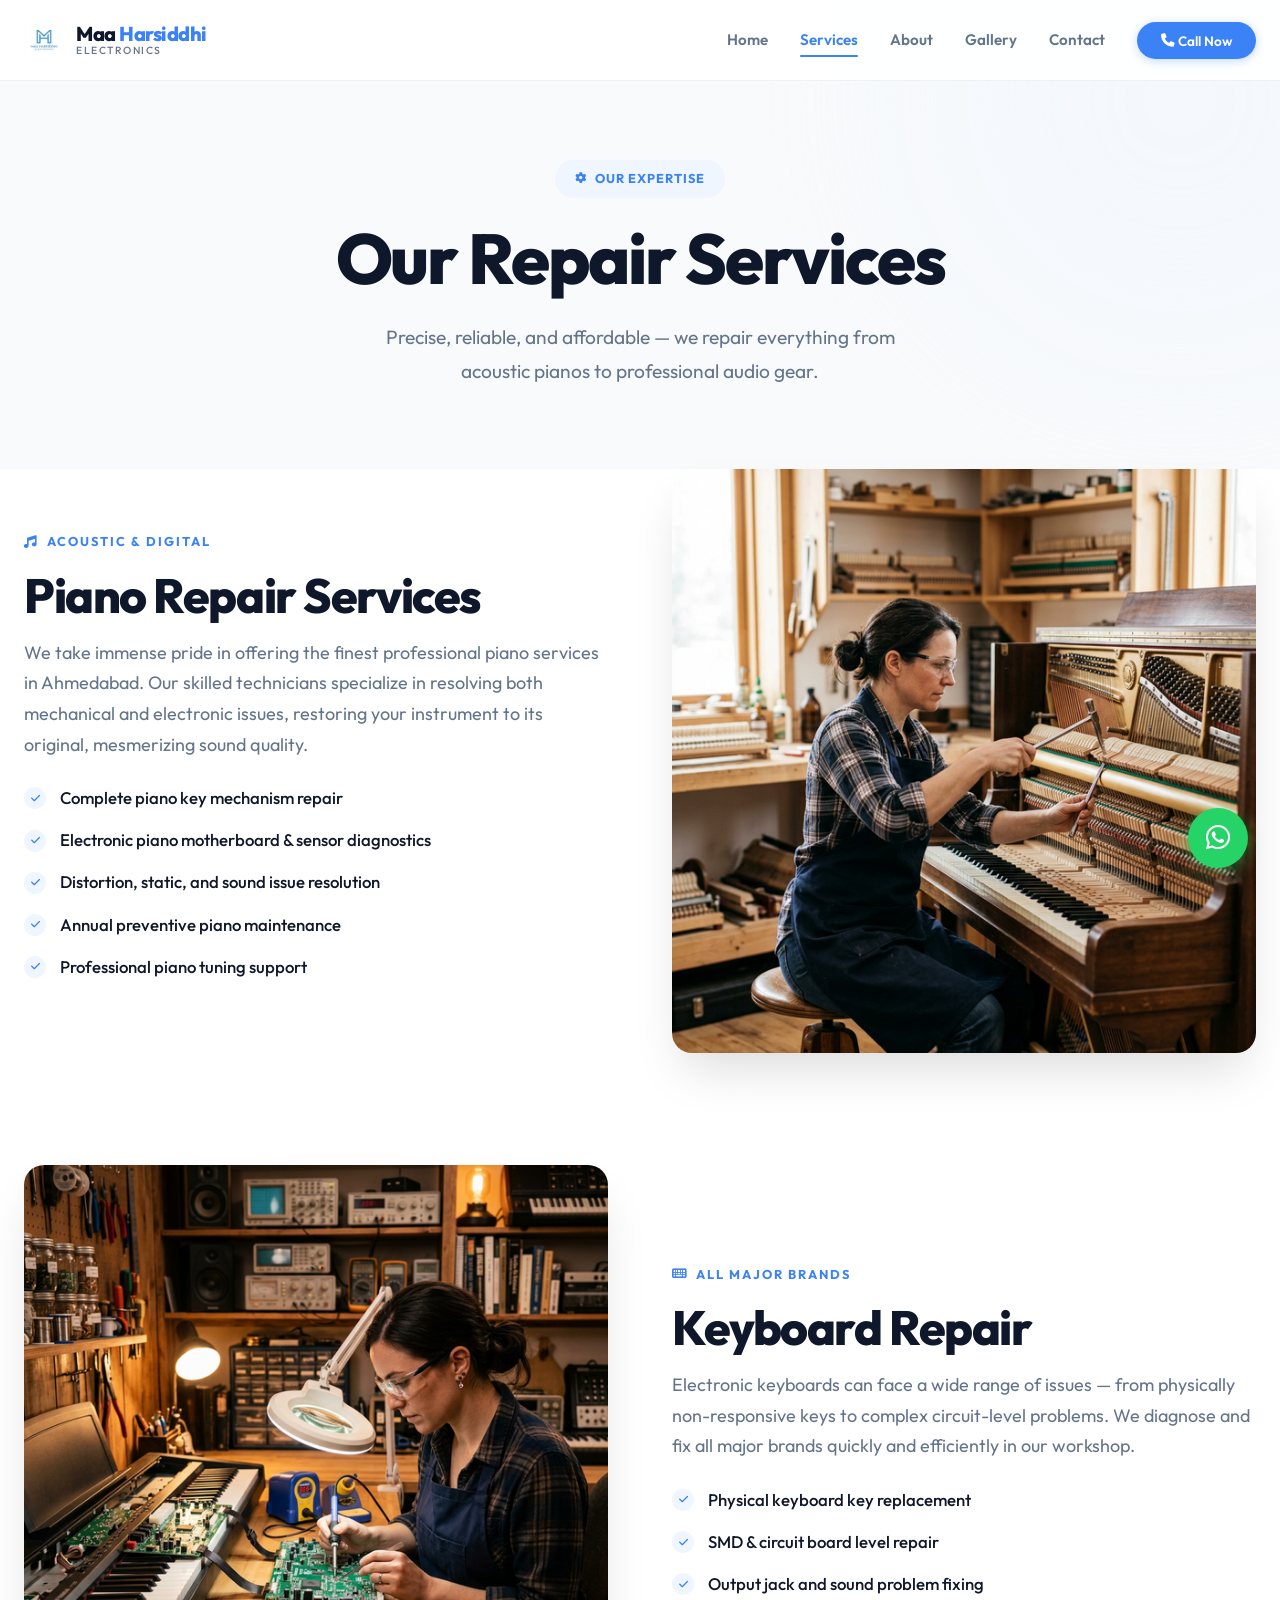
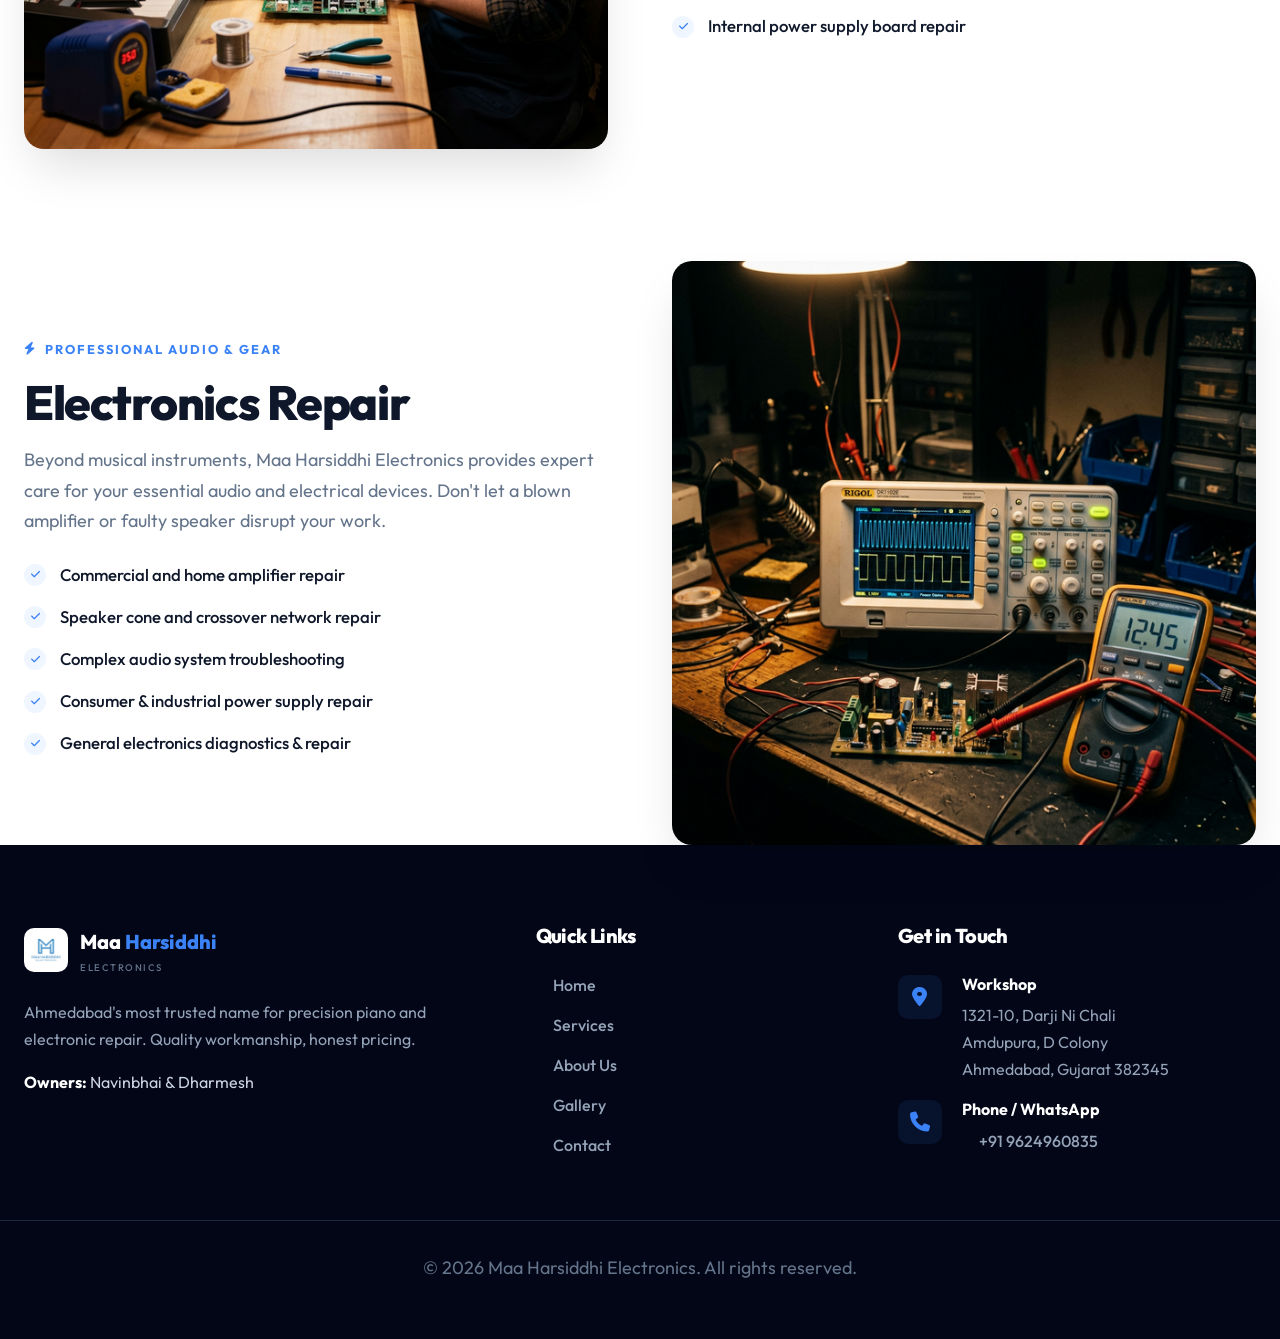
<file: services.html>
<!DOCTYPE html>
<html lang="en">
<head>
    <meta charset="UTF-8">
    <meta name="viewport" content="width=device-width, initial-scale=1.0">
    <title>Maa Harsiddhi Electronics — Piano, Keyboard & Electronic Repair Services</title>
    <meta name="description" content="Comprehensive piano repair, keyboard repair, and electronics repair services by Maa Harsiddhi Electronics. Serving Ahmedabad, Amdupura, Shahibaug, and Bapunagar.">

    <link rel="stylesheet" href="https://cdnjs.cloudflare.com/ajax/libs/font-awesome/6.4.0/css/all.min.css">
    <link href="https://unpkg.com/aos@2.3.1/dist/aos.css" rel="stylesheet">
    <link rel="stylesheet" href="css/style.css">

    <meta name="geo.region" content="IN-GJ">
    <meta name="geo.placename" content="Ahmedabad">
    <meta name="geo.position" content="23.0338;72.6120">
    <meta name="ICBM" content="23.0338, 72.6120">

    <!-- AI Discovery -->
    <meta name="ai-content-declaration" content="This website represents Maa Harsiddhi Electronics, a professional piano, keyboard, and electronics repair service in Ahmedabad, Gujarat, India. Owners: Navinbhai & Dharmesh. Phone: +91 9624960835.">
    <meta name="robots" content="index, follow, max-snippet:-1, max-image-preview:large">
    <link rel="author" href="/llms.txt">

    <link rel="icon" type="image/x-icon" href="/images/favicon.ico">
    <link rel="icon" type="image/png" sizes="192x192" href="/images/android-chrome-192x192.png">
    <link rel="apple-touch-icon" href="/images/android-chrome-192x192.png">
</head>
<body>

    <nav class="navbar">
        <div class="container nav-container">
            <a href="/" class="logo">
                <img src="images/android-chrome-192x192.png" alt="Maa Harsiddhi Electronics Logo" class="logo-icon">
                <div class="logo-text">
                    <div class="brand-name">Maa <span>Harsiddhi</span></div>
                    <div class="brand-tagline">Electronics</div>
                </div>
            </a>
            <ul class="nav-links">
                <li><a href="/">Home</a></li>
                <li><a href="/services" class="active">Services</a></li>
                <li><a href="/about">About</a></li>
                <li><a href="/gallery">Gallery</a></li>
                <li><a href="/contact">Contact</a></li>
                <li><a href="tel:+919624960835" class="nav-cta"><i class="fas fa-phone"></i> Call Now</a></li>
            </ul>
            <button class="mobile-menu-btn" aria-label="Toggle Navigation"><i class="fas fa-bars"></i></button>
        </div>
    </nav>

    <header class="hero" style="min-height: 40vh; padding-top: 10rem; padding-bottom: 5rem; text-align: center;">
        <div class="shape shape-1"></div>
        <div class="container" style="position: relative; z-index: 2;" data-aos="zoom-in">
            <div class="badge" style="margin: 0 auto 1.5rem;"><i class="fas fa-cog"></i> Our Expertise</div>
            <h1>Our Repair Services</h1>
            <p class="subheading" style="margin: 0 auto;">Precise, reliable, and affordable — we repair everything from acoustic pianos to professional audio gear.</p>
        </div>
    </header>

    <section class="container">
        <!-- Piano Repair -->
        <div class="grid-2" style="margin-bottom: 7rem;">
            <div data-aos="fade-right">
                <div class="section-label"><i class="fas fa-music"></i> Acoustic & Digital</div>
                <h2>Piano Repair Services</h2>
                <p>We take immense pride in offering the finest professional piano services in Ahmedabad. Our skilled technicians specialize in resolving both mechanical and electronic issues, restoring your instrument to its original, mesmerizing sound quality.</p>
                <ul class="check-list">
                    <li>Complete piano key mechanism repair</li>
                    <li>Electronic piano motherboard & sensor diagnostics</li>
                    <li>Distortion, static, and sound issue resolution</li>
                    <li>Annual preventive piano maintenance</li>
                    <li>Professional piano tuning support</li>
                </ul>
            </div>
            <div class="image-wrapper" data-aos="fade-left">
                <img src="images/piano.png" alt="Piano Repair Service in Ahmedabad">
            </div>
        </div>

        <!-- Keyboard Repair -->
        <div class="grid-2" style="margin-bottom: 7rem; direction: rtl;">
            <div data-aos="fade-left" style="direction: ltr;">
                <div class="section-label"><i class="fas fa-keyboard"></i> All Major Brands</div>
                <h2>Keyboard Repair</h2>
                <p>Electronic keyboards can face a wide range of issues — from physically non-responsive keys to complex circuit-level problems. We diagnose and fix all major brands quickly and efficiently in our workshop.</p>
                <ul class="check-list">
                    <li>Physical keyboard key replacement</li>
                    <li>SMD & circuit board level repair</li>
                    <li>Output jack and sound problem fixing</li>
                    <li>Internal power supply board repair</li>
                </ul>
            </div>
            <div class="image-wrapper" data-aos="fade-right" style="direction: ltr;">
                <img src="images/keyboard.png" alt="Keyboard Repair Service in Ahmedabad">
            </div>
        </div>

        <!-- Electronics Repair -->
        <div class="grid-2">
            <div data-aos="fade-right">
                <div class="section-label"><i class="fas fa-bolt"></i> Professional Audio & Gear</div>
                <h2>Electronics Repair</h2>
                <p>Beyond musical instruments, Maa Harsiddhi Electronics provides expert care for your essential audio and electrical devices. Don't let a blown amplifier or faulty speaker disrupt your work.</p>
                <ul class="check-list">
                    <li>Commercial and home amplifier repair</li>
                    <li>Speaker cone and crossover network repair</li>
                    <li>Complex audio system troubleshooting</li>
                    <li>Consumer & industrial power supply repair</li>
                    <li>General electronics diagnostics & repair</li>
                </ul>
            </div>
            <div class="image-wrapper" data-aos="fade-left">
                <img src="images/electronics.png" alt="Electronics Repair in Ahmedabad">
            </div>
        </div>
    </section>

    <!-- Footer -->
    <footer>
        <div class="container footer-grid">
            <div class="footer-col" data-aos="fade-up">
                <div class="footer-logo">
                    <img src="images/android-chrome-192x192.png" alt="Maa Harsiddhi Electronics">
                    <div class="footer-logo-text">
                        <div class="brand-name">Maa <span>Harsiddhi</span></div>
                        <div class="brand-tagline">Electronics</div>
                    </div>
                </div>
                <p>Ahmedabad's most trusted name for precision piano and electronic repair. Quality workmanship, honest pricing.</p>
                <p style="color: #cbd5e1; margin-top: 1rem;"><strong style="color: white;">Owners:</strong> Navinbhai & Dharmesh</p>
            </div>
            <div class="footer-col" data-aos="fade-up" data-aos-delay="100">
                <h3>Quick Links</h3>
                <ul>
                    <li><a href="/">Home</a></li>
                    <li><a href="/services">Services</a></li>
                    <li><a href="/about">About Us</a></li>
                    <li><a href="/gallery">Gallery</a></li>
                    <li><a href="/contact">Contact</a></li>
                </ul>
            </div>
            <div class="footer-col" data-aos="fade-up" data-aos-delay="200">
                <h3>Get in Touch</h3>
                <ul class="contact-info-list" style="padding-left: 0;">
                    <li>
                        <i class="fas fa-map-marker-alt"></i>
                        <div><strong>Workshop</strong><span style="color: #94a3b8;">1321-10, Darji Ni Chali<br>Amdupura, D Colony<br>Ahmedabad, Gujarat 382345</span></div>
                    </li>
                    <li>
                        <i class="fas fa-phone"></i>
                        <div><strong>Phone / WhatsApp</strong><a href="tel:+919624960835" style="color:#94a3b8;">+91 9624960835</a></div>
                    </li>
                </ul>
            </div>
        </div>
        <div class="footer-bottom"><p>&copy; 2026 Maa Harsiddhi Electronics. All rights reserved.</p></div>
    </footer>

    <a href="https://wa.me/919624960835?text=Hi%20Navinbhai%2C%20just%20visited%20your%20website.%20I%20need%20help%20with%20a%20repair." target="_blank" class="whatsapp-float" aria-label="Chat on WhatsApp"><i class="fab fa-whatsapp"></i></a>
    <button class="scroll-top" aria-label="Scroll to top"><i class="fas fa-chevron-up"></i></button>

    <script src="https://unpkg.com/aos@2.3.1/dist/aos.js"></script>
    <script src="js/main.js"></script>
</body>
</html>
</file>
<file: css/style.css>
@import url('https://fonts.googleapis.com/css2?family=Outfit:wght@300;400;500;600;700;800&display=swap');

:root {
    --primary-color: #3b82f6;
    --primary-hover: #1d4ed8;
    --primary-light: #eff6ff;
    --text-main: #0f172a;
    --text-light: #64748b;
    --bg-main: #ffffff;
    --bg-secondary: #f8fafc;
    --border-color: #e2e8f0;
    --shadow-sm: 0 1px 3px 0 rgba(0, 0, 0, 0.1), 0 1px 2px -1px rgba(0, 0, 0, 0.1);
    --shadow-md: 0 10px 15px -3px rgba(0, 0, 0, 0.05), 0 4px 6px -4px rgba(0, 0, 0, 0.05);
    --shadow-lg: 0 20px 25px -5px rgba(0, 0, 0, 0.05), 0 8px 10px -6px rgba(0, 0, 0, 0.02);
    --shadow-xl: 0 25px 50px -12px rgba(0, 0, 0, 0.15);
    --radius-md: 0.75rem;
    --radius-lg: 1.25rem;
}

* {
    margin: 0;
    padding: 0;
    box-sizing: border-box;
}

html {
    scroll-behavior: smooth;
}

body {
    font-family: 'Outfit', sans-serif;
    color: var(--text-main);
    background-color: var(--bg-main);
    line-height: 1.7;
    -webkit-font-smoothing: antialiased;
    overflow-x: hidden;
}

a {
    text-decoration: none;
    color: inherit;
    transition: all 0.3s cubic-bezier(0.4, 0, 0.2, 1);
}

ul {
    list-style: none;
}

img {
    max-width: 100%;
    height: auto;
}

/* Typography */
h1, h2, h3, h4, h5, h6 {
    color: var(--text-main);
    font-weight: 800;
    line-height: 1.1;
    margin-bottom: 1rem;
    letter-spacing: -0.03em;
}

h1 { font-size: clamp(2.5rem, 5vw, 4.5rem); }
h2 { font-size: clamp(2rem, 4vw, 3rem); }
h3 { font-size: 1.5rem; margin-bottom: 0.5rem; }
p { color: var(--text-light); margin-bottom: 1.5rem; font-size: 1.125rem; }

/* Layout Commons */
.container {
    max-width: 1280px;
    margin: 0 auto;
    padding: 0 1.5rem;
}

section {
    padding: 7rem 0;
    position: relative;
}

.bg-light {
    background-color: var(--bg-secondary);
}

/* ============================================
   BUTTONS
============================================ */
.btn {
    display: inline-flex;
    align-items: center;
    justify-content: center;
    padding: 1rem 2rem;
    font-size: 1rem;
    font-weight: 600;
    border-radius: 3rem;
    cursor: pointer;
    transition: all 0.4s cubic-bezier(0.16, 1, 0.3, 1);
    border: 2px solid transparent;
    letter-spacing: 0.5px;
    position: relative;
    overflow: hidden;
    z-index: 1;
    font-family: inherit;
    gap: 0.5rem;
}

.btn i {
    transition: transform 0.3s ease;
}

.btn:hover i {
    transform: translateX(3px);
}

.btn-primary {
    background-color: var(--primary-color);
    color: var(--bg-main);
    box-shadow: 0 4px 14px 0 rgba(59, 130, 246, 0.35);
}

.btn-primary:hover {
    background-color: var(--primary-hover);
    transform: translateY(-2px);
    box-shadow: 0 6px 20px rgba(59, 130, 246, 0.4);
    color: var(--bg-main);
}

.btn-outline {
    background-color: transparent;
    color: var(--text-main);
    border-color: var(--border-color);
}

.btn-outline:hover {
    border-color: var(--text-main);
    background-color: var(--text-main);
    color: var(--bg-main);
    transform: translateY(-2px);
}

.btn-whatsapp {
    background-color: #22c55e;
    color: white;
    box-shadow: 0 4px 14px 0 rgba(34, 197, 94, 0.35);
}

.btn-whatsapp:hover {
    background-color: #16a34a;
    color: white;
    transform: translateY(-2px);
    box-shadow: 0 6px 20px rgba(34, 197, 94, 0.4);
}

.btn-directions {
    background-color: var(--bg-secondary);
    color: var(--text-main);
    border-color: var(--border-color);
}

.btn-directions:hover {
    background-color: var(--text-main);
    color: white;
    transform: translateY(-2px);
}

.btn-group {
    display: flex;
    gap: 1rem;
    flex-wrap: wrap;
    margin-top: 2rem;
}

/* ============================================
   NAVBAR
============================================ */
.navbar {
    background: rgba(255, 255, 255, 0.88);
    backdrop-filter: blur(16px);
    -webkit-backdrop-filter: blur(16px);
    border-bottom: 1px solid rgba(226, 232, 240, 0.6);
    position: fixed;
    top: 0;
    width: 100%;
    z-index: 1000;
    transition: all 0.35s ease;
}

.navbar.scrolled {
    box-shadow: 0 4px 30px rgba(0,0,0,0.06);
    background: rgba(255, 255, 255, 0.96);
}

.nav-container {
    display: flex;
    justify-content: space-between;
    align-items: center;
    height: 5rem;
}

.logo {
    font-size: 1.5rem;
    font-weight: 800;
    color: var(--text-main);
    letter-spacing: -0.5px;
    display: flex;
    align-items: center;
    gap: 0.75rem;
}

.logo-icon {
    width: 40px;
    height: 40px;
    border-radius: 10px;
    object-fit: contain;
}

.logo-text {
    display: flex;
    flex-direction: column;
    line-height: 1.1;
}

.logo-text .brand-name {
    font-size: 1.25rem;
    font-weight: 800;
    color: var(--text-main);
}

.logo-text .brand-name span {
    color: var(--primary-color);
}

.logo-text .brand-tagline {
    font-size: 0.65rem;
    font-weight: 500;
    color: var(--text-light);
    letter-spacing: 1.5px;
    text-transform: uppercase;
}

.nav-links {
    display: flex;
    gap: 2rem;
}

.nav-links li a {
    font-weight: 600;
    font-size: 0.95rem;
    color: var(--text-light);
    position: relative;
    padding: 0.5rem 0;
}

.nav-links li a::after {
    content: '';
    position: absolute;
    bottom: 0;
    left: 0;
    width: 0%;
    height: 2px;
    background-color: var(--primary-color);
    transition: width 0.3s ease;
    border-radius: 1px;
}

.nav-links li a:hover, .nav-links li a.active {
    color: var(--primary-color);
}

.nav-links li a:hover::after, .nav-links li a.active::after {
    width: 100%;
}

.nav-cta {
    background-color: var(--primary-color);
    color: white !important;
    padding: 0.6rem 1.5rem !important;
    border-radius: 3rem;
    font-size: 0.85rem !important;
    box-shadow: 0 2px 10px rgba(59,130,246,0.3);
}

.nav-cta::after {
    display: none !important;
}

.nav-cta:hover {
    background-color: var(--primary-hover);
    color: white !important;
    transform: translateY(-1px);
}

.mobile-menu-btn {
    display: none;
    background: none;
    border: none;
    font-size: 1.5rem;
    cursor: pointer;
    color: var(--text-main);
    padding: 0.5rem;
}

/* ============================================
   HERO SECTION
============================================ */
.hero {
    min-height: 100vh;
    display: flex;
    align-items: center;
    padding-top: 5rem;
    background-color: var(--bg-secondary);
    position: relative;
    overflow: hidden;
}

.hero-content {
    max-width: 650px;
    position: relative;
    z-index: 2;
}

.hero h1 {
    font-size: clamp(2.75rem, 5.5vw, 4.5rem);
    margin-bottom: 1.5rem;
    line-height: 1.05;
}

.hero p.subheading {
    font-size: 1.2rem;
    color: var(--text-light);
    max-width: 550px;
    margin-bottom: 2rem;
    line-height: 1.8;
}

.badge {
    display: inline-flex;
    align-items: center;
    gap: 0.5rem;
    background: var(--primary-light);
    color: var(--primary-color);
    font-weight: 700;
    letter-spacing: 1px;
    text-transform: uppercase;
    font-size: 0.8rem;
    padding: 0.5rem 1.25rem;
    border-radius: 3rem;
    margin-bottom: 1.5rem;
}

.badge i {
    font-size: 0.7rem;
}

/* Decorative circles */
.shape {
    position: absolute;
    border-radius: 50%;
    filter: blur(80px);
    z-index: 1;
    opacity: 0.4;
}
.shape-1 {
    width: 500px;
    height: 500px;
    background: var(--primary-light);
    top: -150px;
    right: -150px;
}
.shape-2 {
    width: 350px;
    height: 350px;
    background: #e2e8f0;
    bottom: 50px;
    left: -80px;
}

/* ============================================
   STATS ROW
============================================ */
.stats-row {
    display: flex;
    gap: 3rem;
    margin-top: 3rem;
    padding-top: 2rem;
    border-top: 1px solid var(--border-color);
}

.stat-item {
    text-align: left;
}

.stat-number {
    font-size: 2.25rem;
    font-weight: 800;
    color: var(--text-main);
    line-height: 1;
    margin-bottom: 0.25rem;
}

.stat-label {
    font-size: 0.85rem;
    color: var(--text-light);
    font-weight: 500;
}

/* ============================================
   SECTION STYLING
============================================ */
.section-header {
    text-align: center;
    max-width: 700px;
    margin: 0 auto 4rem;
}

.section-label {
    display: inline-flex;
    align-items: center;
    gap: 0.5rem;
    color: var(--primary-color);
    font-weight: 700;
    letter-spacing: 2px;
    text-transform: uppercase;
    font-size: 0.8rem;
    margin-bottom: 1rem;
}

/* ============================================
   GRID LAYOUTS
============================================ */
.grid-2 {
    display: grid;
    grid-template-columns: repeat(2, 1fr);
    gap: 4rem;
    align-items: center;
}

.grid-3 {
    display: grid;
    grid-template-columns: repeat(3, 1fr);
    gap: 2rem;
}

.grid-4 {
    display: grid;
    grid-template-columns: repeat(4, 1fr);
    gap: 2rem;
}

/* ============================================
   CARDS
============================================ */
.card {
    background-color: var(--bg-main);
    border-radius: var(--radius-lg);
    padding: 2.5rem 2rem;
    box-shadow: var(--shadow-sm);
    transition: all 0.4s cubic-bezier(0.16, 1, 0.3, 1);
    border: 1px solid var(--border-color);
    position: relative;
    overflow: hidden;
}

.card::before {
    content: '';
    position: absolute;
    top: 0;
    left: 0;
    width: 100%;
    height: 4px;
    background-color: var(--primary-color);
    transform: scaleX(0);
    transform-origin: left;
    transition: transform 0.4s ease;
}

.card:hover {
    transform: translateY(-8px);
    box-shadow: var(--shadow-xl);
    border-color: transparent;
}

.card:hover::before {
    transform: scaleX(1);
}

.card-icon {
    font-size: 2rem;
    color: var(--primary-color);
    margin-bottom: 1.5rem;
    background: var(--primary-light);
    width: 64px;
    height: 64px;
    display: flex;
    align-items: center;
    justify-content: center;
    border-radius: var(--radius-md);
}

.card.text-center .card-icon {
    margin: 0 auto 1.5rem;
}

.card h3 {
    font-size: 1.35rem;
}

.card p {
    font-size: 1rem;
    line-height: 1.7;
}

/* ============================================
   FOOTER
============================================ */
footer {
    background-color: #020617;
    color: white;
    padding: 5rem 0 2rem;
}

.footer-grid {
    display: grid;
    grid-template-columns: 1.5fr 1fr 1.2fr;
    gap: 4rem;
    margin-bottom: 3rem;
}

.footer-logo {
    display: flex;
    align-items: center;
    gap: 0.75rem;
    margin-bottom: 1.5rem;
}

.footer-logo img {
    width: 44px;
    height: 44px;
    border-radius: 10px;
}

.footer-logo-text .brand-name {
    font-size: 1.25rem;
    font-weight: 800;
    color: white;
}

.footer-logo-text .brand-name span {
    color: var(--primary-color);
}

.footer-logo-text .brand-tagline {
    font-size: 0.6rem;
    font-weight: 500;
    color: #64748b;
    letter-spacing: 1.5px;
    text-transform: uppercase;
}

.footer-col h3 {
    color: white;
    margin-bottom: 1.5rem;
    font-size: 1.25rem;
}

.footer-col p {
    color: #94a3b8;
    margin-bottom: 0.75rem;
    font-size: 1rem;
}

.footer-col ul li {
    margin-bottom: 0.75rem;
}
.footer-col ul li a {
    color: #94a3b8;
    font-weight: 500;
    font-size: 1rem;
    display: inline-flex;
    align-items: center;
    gap: 0.5rem;
}

.footer-col ul li a::before {
    content: '→';
    font-size: 0.85rem;
    opacity: 0;
    transition: all 0.3s ease;
    transform: translateX(-5px);
}

.footer-col ul li a:hover {
    color: var(--primary-color);
    padding-left: 0;
}

.footer-col ul li a:hover::before {
    opacity: 1;
    transform: translateX(0);
}

.footer-bottom {
    text-align: center;
    padding-top: 2rem;
    border-top: 1px solid #1e293b;
    color: #475569;
    font-size: 0.85rem;
}

/* ============================================
   CONTACT INFO LIST
============================================ */
.contact-info-list li {
    display: flex;
    align-items: flex-start;
    gap: 1.25rem;
    margin-bottom: 1.5rem;
}

.contact-info-list i {
    color: var(--primary-color);
    font-size: 1.25rem;
    margin-top: 0.25rem;
    background: rgba(59, 130, 246, 0.1);
    width: 44px;
    height: 44px;
    min-width: 44px;
    display: flex;
    align-items: center;
    justify-content: center;
    border-radius: 10px;
}

.contact-info-list div strong {
    display: block;
    color: white;
    margin-bottom: 0.25rem;
    font-size: 1rem;
}

/* ============================================
   FORMS
============================================ */
.form-group {
    margin-bottom: 1.25rem;
}

.form-label {
    display: block;
    font-weight: 600;
    margin-bottom: 0.5rem;
    color: var(--text-main);
    font-size: 0.95rem;
}

.form-control {
    width: 100%;
    padding: 0.875rem 1.25rem;
    border: 2px solid var(--border-color);
    border-radius: var(--radius-md);
    font-family: inherit;
    font-size: 1rem;
    background-color: var(--bg-secondary);
    transition: all 0.3s ease;
}

.form-control:focus {
    outline: none;
    border-color: var(--primary-color);
    background-color: var(--bg-main);
    box-shadow: 0 0 0 4px rgba(59, 130, 246, 0.08);
}

textarea.form-control {
    min-height: 140px;
    resize: none;
}

/* ============================================
   MAP CONTAINER
============================================ */
.map-container iframe {
    width: 100%;
    height: 420px;
    border-radius: var(--radius-lg);
    border: 0;
}

/* ============================================
   FAQ ACCORDION
============================================ */
.faq-item {
    border: 1px solid var(--border-color);
    border-radius: var(--radius-md);
    margin-bottom: 0.75rem;
    overflow: hidden;
    background: var(--bg-main);
    transition: all 0.3s ease;
}

.faq-item:hover {
    border-color: #cbd5e1;
}

.faq-header {
    padding: 1.25rem 1.75rem;
    cursor: pointer;
    display: flex;
    justify-content: space-between;
    align-items: center;
    font-weight: 700;
    font-size: 1.05rem;
    color: var(--text-main);
    background: transparent;
    gap: 1rem;
}

.faq-body {
    padding: 0 1.75rem;
    max-height: 0;
    overflow: hidden;
    transition: max-height 0.4s ease, padding 0.4s ease, opacity 0.4s ease;
    opacity: 0;
    color: var(--text-light);
    font-size: 1rem;
}

.faq-item.active {
    border-color: var(--primary-color);
    box-shadow: var(--shadow-md);
}

.faq-item.active .faq-body {
    padding: 0 1.75rem 1.25rem;
    max-height: 500px;
    opacity: 1;
}

.faq-item.active .faq-icon {
    transform: rotate(45deg);
    color: var(--primary-color);
}

.faq-icon {
    transition: transform 0.3s ease, color 0.3s ease;
    font-size: 0.85rem;
    min-width: 20px;
    text-align: center;
}

/* ============================================
   GALLERY GRID
============================================ */
.gallery-grid {
    display: grid;
    grid-template-columns: repeat(2, 1fr);
    gap: 2rem;
}

.gallery-item {
    border-radius: var(--radius-lg);
    overflow: hidden;
    box-shadow: var(--shadow-md);
    aspect-ratio: 4/3;
    position: relative;
    background-color: var(--bg-secondary);
    cursor: pointer;
}

.gallery-item img {
    width: 100%;
    height: 100%;
    object-fit: cover;
    transition: transform 0.7s cubic-bezier(0.16, 1, 0.3, 1);
}

.gallery-item:hover img {
    transform: scale(1.08);
}

.gallery-overlay {
    position: absolute;
    inset: 0;
    background: rgba(15, 23, 42, 0.35);
    opacity: 0;
    transition: opacity 0.3s ease;
    display: flex;
    align-items: flex-end;
}

.gallery-item:hover .gallery-overlay {
    opacity: 1;
}

.gallery-caption {
    width: 100%;
    background: rgba(255, 255, 255, 0.95);
    backdrop-filter: blur(6px);
    padding: 1.25rem 1.5rem;
    text-align: left;
    font-weight: 700;
    font-size: 1.1rem;
    color: var(--text-main);
    transform: translateY(100%);
    transition: transform 0.4s cubic-bezier(0.16, 1, 0.3, 1);
}

.gallery-item:hover .gallery-caption {
    transform: translateY(0);
}

/* ============================================
   UTILITY LIST
============================================ */
.check-list {
    margin-top: 1.5rem;
}

.check-list li {
    position: relative;
    padding-left: 2.25rem;
    margin-bottom: 0.85rem;
    font-weight: 500;
    color: var(--text-main);
    font-size: 1.05rem;
}

.check-list li::before {
    content: '\f00c';
    font-family: 'Font Awesome 6 Free';
    font-weight: 900;
    position: absolute;
    left: 0;
    top: 50%;
    transform: translateY(-50%);
    color: var(--primary-color);
    background: var(--primary-light);
    width: 22px;
    height: 22px;
    display: flex;
    align-items: center;
    justify-content: center;
    border-radius: 50%;
    font-size: 0.65rem;
}

/* ============================================
   IMAGES & HIGHLIGHTS
============================================ */
.image-wrapper {
    position: relative;
    border-radius: var(--radius-lg);
    box-shadow: var(--shadow-xl);
    overflow: hidden;
}

.image-wrapper img {
    width: 100%;
    height: auto;
    display: block;
    transition: transform 0.5s ease;
}

.image-wrapper:hover img {
    transform: scale(1.03);
}

.highlight-box {
    background: var(--text-main);
    color: white;
    padding: 4rem;
    border-radius: var(--radius-lg);
    position: relative;
    overflow: hidden;
}

.highlight-box h3 {
    color: white;
    font-size: 2rem;
    margin-bottom: 1.25rem;
}

.highlight-box p {
    color: #cbd5e1;
    font-size: 1.15rem;
}

.highlight-box::after {
    content: '';
    position: absolute;
    top: -50%;
    right: -15%;
    width: 350px;
    height: 350px;
    background: rgba(59,130,246,0.08);
    border-radius: 50%;
}

/* ============================================
   VALUES SECTION
============================================ */
.value-item {
    display: flex;
    gap: 1.25rem;
    margin-bottom: 2rem;
    align-items: flex-start;
}
.value-item .icon {
    background: var(--primary-light);
    color: var(--primary-color);
    width: 56px;
    height: 56px;
    min-width: 56px;
    border-radius: var(--radius-md);
    display: flex;
    align-items: center;
    justify-content: center;
    font-size: 1.35rem;
}

.value-item h4 {
    font-size: 1.25rem;
    margin-bottom: 0.25rem;
}

.value-item p {
    margin-bottom: 0;
    font-size: 1rem;
}

/* ============================================
   FLOATING WHATSAPP BUTTON
============================================ */
.whatsapp-float {
    position: fixed;
    bottom: 2rem;
    right: 2rem;
    z-index: 999;
    width: 60px;
    height: 60px;
    background-color: #25D366;
    border-radius: 50%;
    display: flex;
    align-items: center;
    justify-content: center;
    box-shadow: 0 4px 15px rgba(37, 211, 102, 0.4);
    transition: all 0.3s ease;
    animation: pulse-whatsapp 2s infinite;
}

.whatsapp-float:hover {
    transform: scale(1.1);
    box-shadow: 0 6px 25px rgba(37, 211, 102, 0.5);
}

.whatsapp-float i {
    color: white;
    font-size: 1.75rem;
}

@keyframes pulse-whatsapp {
    0% { box-shadow: 0 0 0 0 rgba(37, 211, 102, 0.4); }
    70% { box-shadow: 0 0 0 15px rgba(37, 211, 102, 0); }
    100% { box-shadow: 0 0 0 0 rgba(37, 211, 102, 0); }
}

/* ============================================
   SCROLL TO TOP
============================================ */
.scroll-top {
    position: fixed;
    bottom: 2rem;
    right: 6rem;
    z-index: 999;
    width: 48px;
    height: 48px;
    background: var(--text-main);
    color: white;
    border-radius: 50%;
    display: flex;
    align-items: center;
    justify-content: center;
    box-shadow: var(--shadow-md);
    cursor: pointer;
    transition: all 0.3s ease;
    opacity: 0;
    visibility: hidden;
    border: none;
    font-size: 1rem;
}

.scroll-top.visible {
    opacity: 1;
    visibility: visible;
}

.scroll-top:hover {
    background: var(--primary-color);
    transform: translateY(-3px);
}

/* ============================================
   RESPONSIVE
============================================ */
@media (max-width: 992px) {
    h1 { font-size: 2.75rem; }
    h2 { font-size: 2.25rem; }
    .grid-3 { grid-template-columns: repeat(2, 1fr); }
    .grid-4 { grid-template-columns: repeat(2, 1fr); }
    .footer-grid { grid-template-columns: 1fr; }
    .stats-row { gap: 2rem; }
}

@media (max-width: 768px) {
    .nav-links {
        display: none;
        flex-direction: column;
        position: absolute;
        top: 5rem;
        left: 0;
        right: 0;
        background-color: rgba(255, 255, 255, 0.98);
        padding: 1.5rem 2rem;
        box-shadow: var(--shadow-lg);
        gap: 0.75rem;
        backdrop-filter: blur(10px);
    }

    .nav-links.show {
        display: flex;
        animation: slideDown 0.3s ease forwards;
    }

    @keyframes slideDown {
        from { opacity: 0; transform: translateY(-10px); }
        to { opacity: 1; transform: translateY(0); }
    }

    .mobile-menu-btn {
        display: block;
    }

    .grid-2, .grid-3, .grid-4 {
        grid-template-columns: 1fr;
    }

    .gallery-grid {
        grid-template-columns: 1fr;
    }
    
    .hero .btn-group {
        flex-direction: column;
        width: 100%;
    }
    
    .hero .btn {
        width: 100%;
    }

    section { padding: 4rem 0; }
    .hero { min-height: auto; padding: 7rem 0 3rem; text-align: center; }

    .stats-row {
        flex-wrap: wrap;
        gap: 1.5rem;
        justify-content: center;
    }
    .stat-item {
        text-align: center;
    }

    .highlight-box {
        padding: 2.5rem 2rem;
    }

    .whatsapp-float {
        bottom: 1.5rem;
        right: 1.5rem;
        width: 54px;
        height: 54px;
    }

    .scroll-top {
        right: 5rem;
        bottom: 1.5rem;
    }
}
</file>
